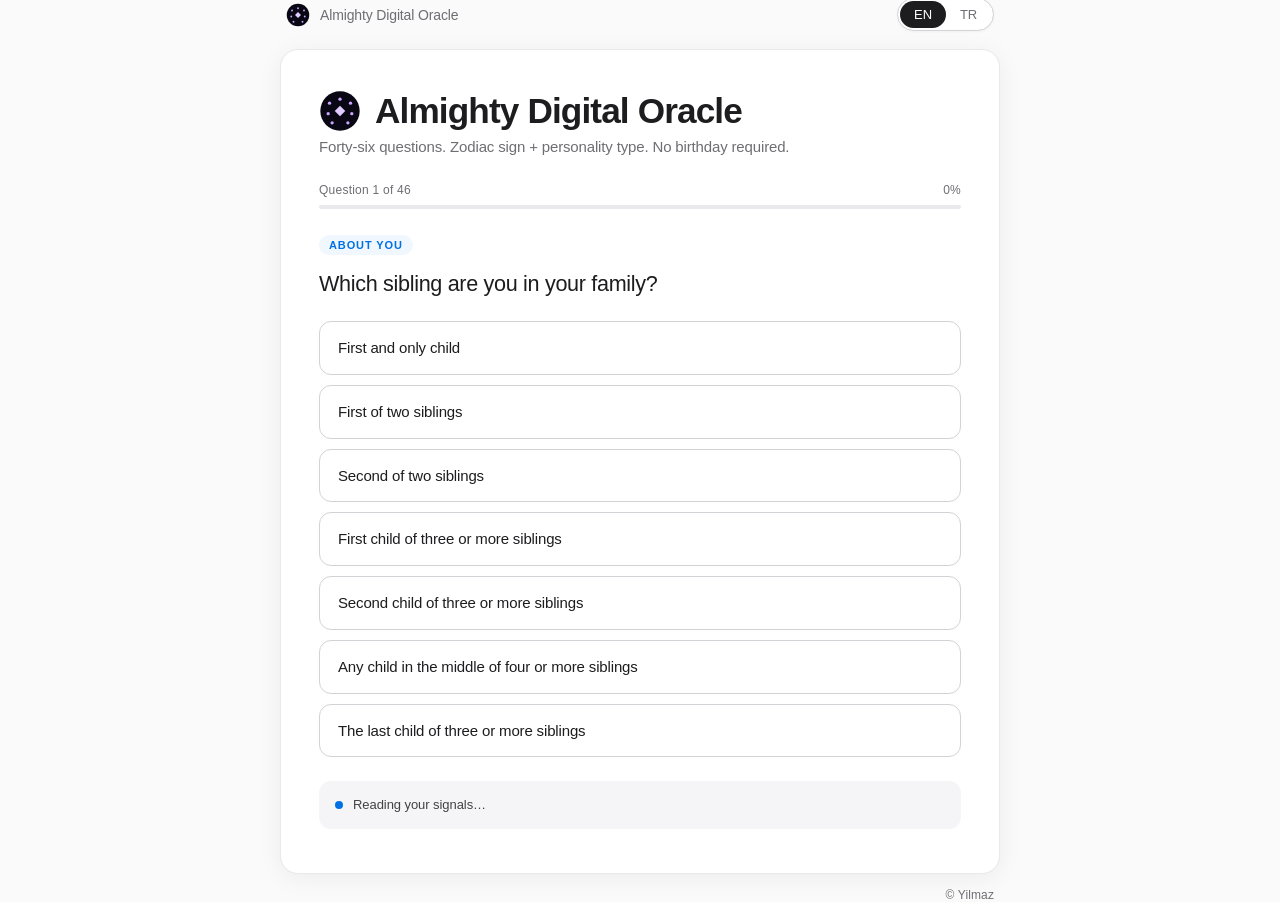
<file: almightydo.html>
<!DOCTYPE html>
<html lang="en">
<head>
<meta charset="UTF-8">
<meta name="viewport" content="width=device-width, initial-scale=1.0">
<title>Almighty Digital Oracle</title>
<link rel="icon" href="data:image/svg+xml,%3Csvg xmlns='http://www.w3.org/2000/svg' viewBox='0 0 64 64'%3E%3Ccircle cx='32' cy='32' r='30' fill='%230a0714'/%3E%3Cg fill='%23c9a6ff'%3E%3Ccircle cx='16' cy='20' r='2.5'/%3E%3Ccircle cx='32' cy='14' r='2.5'/%3E%3Ccircle cx='48' cy='20' r='2.5'/%3E%3Ccircle cx='14' cy='36' r='2.5'/%3E%3Ccircle cx='50' cy='36' r='2.5'/%3E%3Ccircle cx='20' cy='50' r='2.5'/%3E%3Ccircle cx='44' cy='50' r='2.5'/%3E%3Cpath d='M32 24 L40 32 L32 40 L24 32 Z' fill='%23e0ccff'/%3E%3C/g%3E%3C/svg%3E">
<style>
  :root{
    --bg:#fafafa;
    --panel:#ffffff;
    --ink:#1d1d1f;
    --ink-soft:#424245;
    --dim:#6e6e73;
    --line:#d2d2d7;
    --line-soft:#e8e8ed;
    --accent:#0071e3;
    --accent-soft:#f0f7ff;
    --success:#1a8c4a;
    --shadow:0 4px 24px rgba(0,0,0,.06);
    --radius:18px;
    --font:-apple-system,BlinkMacSystemFont,"SF Pro Text","Helvetica Neue",Helvetica,Arial,sans-serif;
  }
  *{box-sizing:border-box}
  html,body{height:100%}
  body{
    margin:0; min-height:100vh;
    font-family:var(--font);
    background:var(--bg);
    color:var(--ink);
    -webkit-font-smoothing:antialiased;
    display:flex; align-items:center; justify-content:center;
    padding:32px 18px;
  }
  .wrap{width:100%; max-width:720px; position:relative}

  .topbar{
    display:flex; align-items:center; justify-content:space-between;
    gap:16px;
    margin-bottom:18px;
    padding:0 6px;
  }
  .brand{
    display:flex; align-items:center; gap:10px;
    font-size:14px; font-weight:500; color:var(--dim);
    letter-spacing:-.01em;
  }
  .brand .oracle-icon{width:24px; height:24px; flex:0 0 auto}
  .lang-toggle{
    display:inline-flex;
    background:var(--panel);
    border:1px solid var(--line);
    border-radius:999px;
    padding:2px;
    box-shadow:0 1px 3px rgba(0,0,0,.04);
  }
  .lang-toggle button{
    font:inherit;
    font-size:13px;
    font-weight:500;
    letter-spacing:-.01em;
    border:0;
    background:transparent;
    color:var(--dim);
    padding:6px 14px;
    border-radius:999px;
    cursor:pointer;
    transition:background .18s ease,color .18s ease;
  }
  .lang-toggle button[aria-pressed="true"]{
    background:var(--ink);
    color:#fff;
  }
  .lang-toggle button:focus-visible{
    outline:2px solid var(--accent);
    outline-offset:2px;
  }

  .card{
    background:var(--panel);
    border:1px solid var(--line-soft);
    border-radius:var(--radius);
    padding:40px 38px 44px;
    box-shadow:var(--shadow);
    position:relative;
    overflow:hidden;
  }

  .hero{
    display:flex; align-items:center; gap:14px;
    margin:0 0 6px;
  }
  .hero .hero-icon{width:42px; height:42px; flex:0 0 auto}
  .title{
    font-size:clamp(1.6rem, 3.4vw, 2.2rem);
    font-weight:600;
    letter-spacing:-.025em;
    line-height:1.15;
    margin:0;
    color:var(--ink);
  }
  .subtitle{
    font-size:15px;
    color:var(--dim);
    margin:6px 0 28px;
    letter-spacing:-.01em;
  }

  .section-tag{
    display:inline-block;
    font-size:11px;
    font-weight:600;
    letter-spacing:.08em;
    text-transform:uppercase;
    color:var(--accent);
    background:var(--accent-soft);
    padding:4px 10px;
    border-radius:999px;
    margin-bottom:14px;
  }

  .progress-row{
    display:flex;
    align-items:center;
    justify-content:space-between;
    font-size:12px;
    color:var(--dim);
    letter-spacing:.02em;
    margin-bottom:8px;
    font-variant-numeric:tabular-nums;
  }
  .bar{
    height:4px;
    background:var(--line-soft);
    border-radius:99px;
    overflow:hidden;
    margin-bottom:26px;
  }
  .bar > i{
    display:block;
    height:100%;
    width:0;
    background:linear-gradient(90deg,#0071e3,#5e5ce6);
    border-radius:99px;
    transition:width .5s cubic-bezier(.4,0,.2,1);
  }

  .q{
    font-size:clamp(1.15rem, 2.1vw, 1.35rem);
    font-weight:500;
    letter-spacing:-.015em;
    line-height:1.4;
    margin:0 0 22px;
    color:var(--ink);
  }
  .opts{display:grid; gap:10px}
  button.opt{
    text-align:left;
    font:inherit;
    font-size:15px;
    font-weight:400;
    color:var(--ink);
    background:var(--panel);
    border:1px solid var(--line);
    border-radius:12px;
    padding:15px 18px;
    cursor:pointer;
    transition:border-color .18s ease, background .18s ease, transform .12s ease;
    width:100%;
    letter-spacing:-.01em;
    line-height:1.45;
  }
  button.opt:hover:not(:disabled){
    border-color:var(--accent);
    background:var(--accent-soft);
  }
  button.opt:focus-visible{
    outline:2px solid var(--accent);
    outline-offset:2px;
    border-color:var(--accent);
  }
  button.opt:active:not(:disabled){transform:scale(.995)}
  button.opt:disabled{opacity:.4; cursor:default}

  .thinking{
    margin-top:24px;
    padding:14px 16px;
    background:#f5f5f7;
    border-radius:12px;
    font-size:13px;
    color:var(--ink-soft);
    line-height:1.5;
    display:flex;
    gap:10px;
    align-items:flex-start;
    letter-spacing:-.005em;
    min-height:44px;
  }
  .thinking .pulse{
    flex:0 0 auto;
    width:8px; height:8px; border-radius:50%;
    background:var(--accent);
    margin-top:6px;
    animation:pulse 1.6s ease-in-out infinite;
  }
  .thinking .pulse.done{
    background:var(--success);
    animation:none;
  }
  .thinking .txt b{color:var(--ink); font-weight:600}
  @keyframes pulse{
    0%,100%{opacity:.35; transform:scale(.9)}
    50%{opacity:1; transform:scale(1.15)}
  }

  .result{animation:fade .5s ease both}
  @keyframes fade{from{opacity:0;transform:translateY(8px)}to{opacity:1;transform:none}}

  .zodiac-block{
    padding:22px 0 24px;
    border-bottom:1px solid var(--line-soft);
    margin-bottom:24px;
  }
  .glyph{
    font-size:56px; line-height:1;
    margin-bottom:6px;
    background:linear-gradient(135deg,#0071e3,#5e5ce6);
    -webkit-background-clip:text; background-clip:text;
    -webkit-text-fill-color:transparent;
    color:transparent;
  }
  .sign-name{
    font-size:clamp(1.8rem,4.5vw,2.5rem);
    font-weight:600;
    letter-spacing:-.03em;
    margin:0 0 4px;
    color:var(--ink);
  }
  .dates{
    font-size:13px;
    letter-spacing:.04em;
    color:var(--dim);
    text-transform:uppercase;
    margin-bottom:18px;
  }
  .verdict{
    font-size:15.5px;
    line-height:1.6;
    color:var(--ink-soft);
    letter-spacing:-.01em;
    margin:0 0 18px;
  }
  .traits{display:flex; flex-wrap:wrap; gap:8px; margin-bottom:18px}
  .chip{
    font-size:12px;
    font-weight:500;
    padding:6px 12px;
    border-radius:999px;
    background:#f5f5f7;
    color:var(--ink-soft);
    letter-spacing:-.005em;
  }
  .meta-line{
    font-size:13.5px;
    line-height:1.55;
    color:var(--dim);
    letter-spacing:-.005em;
    margin:6px 0 0;
  }
  .meta-line b{color:var(--ink); font-weight:600}

  .mbti-block{
    padding:4px 0 8px;
  }
  .mbti-label{
    font-size:11px;
    font-weight:600;
    letter-spacing:.08em;
    text-transform:uppercase;
    color:var(--accent);
    margin-bottom:10px;
  }
  .mbti-type{
    font-size:clamp(1.9rem,5vw,2.6rem);
    font-weight:600;
    letter-spacing:-.02em;
    margin:0 0 2px;
    color:var(--ink);
    font-variant-numeric:tabular-nums;
  }
  .mbti-name{
    font-size:15px;
    color:var(--ink-soft);
    font-weight:500;
    margin:0 0 16px;
    letter-spacing:-.01em;
  }
  .mbti-axes{
    display:grid;
    grid-template-columns:repeat(2, minmax(0,1fr));
    gap:8px 18px;
    margin:0 0 18px;
    font-size:13px;
    color:var(--dim);
  }
  .mbti-axes .row{display:flex; justify-content:space-between; gap:10px}
  .mbti-axes .row span:last-child{color:var(--ink); font-weight:500}
  .mbti-desc{
    font-size:15.5px;
    line-height:1.6;
    color:var(--ink-soft);
    letter-spacing:-.01em;
    margin:0 0 14px;
  }
  .bridge{
    margin-top:22px;
    padding:16px 18px;
    background:#f5f5f7;
    border-radius:12px;
    font-size:14px;
    line-height:1.55;
    color:var(--ink-soft);
    letter-spacing:-.005em;
  }
  .bridge b{color:var(--ink); font-weight:600}
  .disclaimer{
    margin-top:16px;
    font-size:11.5px;
    line-height:1.5;
    color:var(--dim);
    letter-spacing:.005em;
  }

  .cta{
    font:inherit;
    font-size:15px;
    font-weight:500;
    cursor:pointer;
    margin-top:24px;
    background:var(--accent);
    color:#fff;
    border:0;
    border-radius:999px;
    padding:12px 26px;
    letter-spacing:-.01em;
    transition:background .18s ease, transform .12s ease;
  }
  .cta:hover{background:#0077ed}
  .cta:focus-visible{outline:2px solid var(--accent); outline-offset:3px}
  .cta:active{transform:scale(.98)}

  .footer{
    margin-top:14px;
    text-align:right;
    font-size:12px;
    color:var(--dim);
    letter-spacing:.01em;
    padding:0 6px;
  }

  @media (max-width:520px){
    .card{padding:30px 22px 34px}
    .topbar{flex-wrap:wrap}
    button.opt{font-size:14.5px; padding:14px 16px}
    .mbti-axes{grid-template-columns:1fr}
  }
</style>
</head>
<body>
<div class="wrap">
  <div class="topbar">
    <div class="brand">
      <svg class="oracle-icon" viewBox="0 0 64 64" aria-hidden="true">
        <circle cx="32" cy="32" r="30" fill="#0a0714"/>
        <g fill="#c9a6ff">
          <circle cx="16" cy="20" r="2.5"/>
          <circle cx="32" cy="14" r="2.5"/>
          <circle cx="48" cy="20" r="2.5"/>
          <circle cx="14" cy="36" r="2.5"/>
          <circle cx="50" cy="36" r="2.5"/>
          <circle cx="20" cy="50" r="2.5"/>
          <circle cx="44" cy="50" r="2.5"/>
          <path d="M32 24 L40 32 L32 40 L24 32 Z" fill="#e0ccff"/>
        </g>
      </svg>
      <span id="brand-text">Almighty Digital Oracle</span>
    </div>
    <div class="lang-toggle" role="group" aria-label="Language">
      <button type="button" id="lang-en" aria-pressed="true">EN</button>
      <button type="button" id="lang-tr" aria-pressed="false">TR</button>
    </div>
  </div>

  <div class="card">
    <div class="hero">
      <svg class="hero-icon" viewBox="0 0 64 64" aria-hidden="true">
        <circle cx="32" cy="32" r="30" fill="#0a0714"/>
        <g fill="#c9a6ff">
          <circle cx="16" cy="20" r="2.5"/>
          <circle cx="32" cy="14" r="2.5"/>
          <circle cx="48" cy="20" r="2.5"/>
          <circle cx="14" cy="36" r="2.5"/>
          <circle cx="50" cy="36" r="2.5"/>
          <circle cx="20" cy="50" r="2.5"/>
          <circle cx="44" cy="50" r="2.5"/>
          <path d="M32 24 L40 32 L32 40 L24 32 Z" fill="#e0ccff"/>
        </g>
      </svg>
      <h1 class="title" id="app-title">Almighty Digital Oracle</h1>
    </div>
    <p class="subtitle" id="app-subtitle">Forty-six questions. Zodiac sign + personality type. No birthday required.</p>

    <div class="progress-row" id="progress-row" hidden>
      <span id="progress-label">Question 1 of 46</span>
      <span id="progress-pct">0%</span>
    </div>
    <div class="bar" id="bar-wrap" hidden role="progressbar" aria-valuemin="0" aria-valuemax="100" aria-valuenow="0" aria-label="Quiz progress">
      <i id="bar-fill" style="width:0%"></i>
    </div>

    <div id="content" aria-live="polite" aria-atomic="false"></div>

    <div class="thinking" id="thinking" hidden>
      <span class="pulse" id="pulse"></span>
      <span class="txt" id="thinking-text"></span>
    </div>
  </div>

  <div class="footer">© Yilmaz</div>
</div>

<script>
/* ============================================================
   I18N
   ============================================================ */
const I18N = {
  en: {
    brand: "Almighty Digital Oracle",
    title: "Almighty Digital Oracle",
    subtitle: "Forty-six questions. Zodiac sign + personality type. No birthday required.",
    sectionIntake: "About you",
    sectionZodiac: "The vibe check",
    sectionMbti: "Mind & decisions",
    question: "Question",
    of: "of",
    thinkingPrefix: "Leading so far:",
    thinkingEmpty: "Reading your signals…",
    thinkingDone: "Reading complete.",
    startOver: "Start over",
    bestMatch: "Best match",
    shadowSide: "Your shadow side",
    zodiacLabel: "Your zodiac sign",
    mbtiLabel: "Your personality type",
    axesE: "Extraverted", axesI: "Introverted",
    axesS: "Observant", axesN: "Intuitive",
    axesT: "Thinking", axesF: "Feeling",
    axesJ: "Judging", axesP: "Prospecting",
    disclaimer: "Personality type is an estimate based on the public-domain four-dichotomy framework. Not affiliated with any commercial test provider.",
    bridgePrefix: "How they interact:"
  },
  tr: {
    brand: "Yüce Dijital Kâhin",
    title: "Yüce Dijital Kâhin",
    subtitle: "Kırk altı soru. Burç + kişilik tipi. Doğum günü gerekmez.",
    sectionIntake: "Sizin hakkınızda",
    sectionZodiac: "His kontrolü",
    sectionMbti: "Zihin ve kararlar",
    question: "Soru",
    of: "/",
    thinkingPrefix: "Şu an önde:",
    thinkingEmpty: "Sinyallerin okunuyor…",
    thinkingDone: "Okuma tamamlandı.",
    startOver: "Baştan başla",
    bestMatch: "En iyi eşleşme",
    shadowSide: "Gölge yönünüz",
    zodiacLabel: "Burcunuz",
    mbtiLabel: "Kişilik tipiniz",
    axesE: "Dışa dönük", axesI: "İçe dönük",
    axesS: "Gözlemci", axesN: "Sezgisel",
    axesT: "Düşünen", axesF: "Hisseden",
    axesJ: "Yargılayıcı", axesP: "Keşfedici",
    disclaimer: "Kişilik tipi, kamuya açık dört ikilem çerçevesine dayanan bir tahmindir. Hiçbir ticari test sağlayıcısıyla bağlantılı değildir.",
    bridgePrefix: "Nasıl etkileşirler:"
  }
};

/* ============================================================
   ZODIAC SIGNS — bilingual (same as previous version)
   ============================================================ */
const SIGNS = {
  aries:{name:{en:"Aries",tr:"Koç"},glyph:"♈",dates:{en:"Mar 21 – Apr 19",tr:"21 Mar – 19 Nis"},traits:{en:["Impulsive","Brave","Terrible at queues"],tr:["Dürtüsel","Cesur","Sıra bekleyemez"]},verdict:{en:"You are a golden retriever in human form who has never once read the room before charging into it. Your spirit animal is the shopping cart with one broken wheel: unstoppable, slightly dangerous, occasionally airborne. You've started three hobbies this week and abandoned two of them before lunch.",tr:"İnsan formuna bürünmüş bir golden retriever'sınız ve odayı okumadan içine dalmayı bir kez olsun akıl etmediniz. Ruh hayvanınız tek tekerleği kırık bir alışveriş arabası: durdurulamaz, biraz tehlikeli, ara sıra havada. Bu hafta üç hobiye başladınız, ikisini öğle yemeğinden önce bıraktınız."},match:{en:"Sagittarius (co-conspirators) or Leo (mutual hype squad)",tr:"Yay (suç ortakları) ya da Aslan (karşılıklı moral ekibi)"},shadow:{en:"Your shadow side treats patience like a personal insult.",tr:"Gölge yönünüz sabrı kişisel bir hakaret gibi görüyor."}},
  taurus:{name:{en:"Taurus",tr:"Boğa"},glyph:"♉",dates:{en:"Apr 20 – May 20",tr:"20 Nis – 20 May"},traits:{en:["Loyal","Deliciously stubborn","Ruthless about snacks"],tr:["Sadık","Tatlı bir inatçı","Atıştırmalıkta acımasız"]},verdict:{en:"You have the emotional volatility of a very comfortable armchair, and honestly? Respect. You will forgive almost anything except someone eating the last of something without asking. Your love language is feeding people and quietly judging their life choices while doing it.",tr:"Duygusal dalgalanmanız son derece rahat bir koltuk kadar. Dürüst olmak gerekirse? Saygı duyuyorum. Neredeyse her şeyi affedersiniz; birinin sormadan son lokmayı yemesini asla. Sevgi diliniz insanları doyurmak ve bunu yaparken hayat seçimlerini sessizce yargılamak."},match:{en:"Virgo (shared standards) or Cancer (soft landing)",tr:"Başak (ortak standartlar) ya da Yengeç (yumuşak iniş)"},shadow:{en:"Your shadow side calls it 'consistency' when it's really a drawbridge.",tr:"Gölge yönünüz buna 'istikrar' diyor, oysa aslında bir asma köprü."}},
  gemini:{name:{en:"Gemini",tr:"İkizler"},glyph:"♊",dates:{en:"May 21 – Jun 20",tr:"21 May – 20 Haz"},traits:{en:["Quick-witted","Chaotic","Three tabs deep"],tr:["Hazırcevap","Kaotik","Üç sekme derin"]},verdict:{en:"You contain multitudes, most of which contradict each other before breakfast. You've had six personalities today and none of them signed a waiver. Your attention span is a browser with 47 tabs open, one playing music you cannot locate, and you refuse to close any of them.",tr:"İçinizde çokluklar barındırıyorsunuz; çoğu kahvaltıdan önce birbirleriyle çelişiyor. Bugün altı farklı kişilik oldunuz ve hiçbiri sorumluluk sözleşmesi imzalamadı. Dikkat süreniz 47 sekmesi açık bir tarayıcı; biri yerini bulamadığınız bir müzik çalıyor ve hiçbirini kapatmayı reddediyorsunuz."},match:{en:"Libra (banter partners) or Aquarius (nobody bats an eye)",tr:"Terazi (atışma ortağı) ya da Kova (kimse yadırgamaz)"},shadow:{en:"Your shadow side RSVPs yes and then sends a hologram.",tr:"Gölge yönünüz 'evet' der, sonra yerine bir hologram gönderir."}},
  cancer:{name:{en:"Cancer",tr:"Yengeç"},glyph:"♋",dates:{en:"Jun 21 – Jul 22",tr:"21 Haz – 22 Tem"},traits:{en:["Fiercely loyal","Emotional archive","Soft shell"],tr:["Fena sadık","Duygusal arşiv","Yumuşak kabuk"]},verdict:{en:"You are a crab wearing a cardigan: soft inside, armored outside, and willing to pinch anyone who upsets your people. You remember what someone said to you in 2014, in a hallway, and yes, you have thought about it this week. Group chats fear your screenshot habit.",tr:"Hırka giymiş bir yengeçsiniz: içi yumuşak, dışı zırhlı ve sevdiklerinizi üzen herkesi çimdiklemeye hazır. Birinin 2014'te bir koridorda size söylediğini hatırlıyorsunuz ve evet, bu hafta onu düşündünüz. Grup sohbetleri ekran görüntüsü alışkanlığınızdan korkuyor."},match:{en:"Pisces (feelings understood) or Taurus (someone to fold the laundry)",tr:"Balık (duygular anlaşılır) ya da Boğa (çamaşırı katlayacak biri)"},shadow:{en:"Your shadow side builds a moat and then wonders why nobody visits.",tr:"Gölge yönünüz bir hendek kazıyor, sonra kimse neden gelmiyor diye merak ediyor."}},
  leo:{name:{en:"Leo",tr:"Aslan"},glyph:"♌",dates:{en:"Jul 23 – Aug 22",tr:"23 Tem – 22 Ağu"},traits:{en:["Radiant","Main character","Generous tyrant"],tr:["Işıltılı","Başrol","Cömert tiran"]},verdict:{en:"You don't enter rooms, you are cast into them. Your group chat exists because you started it, and you also decide where everyone eats — loudly, democratically, in your favor. Beneath the spotlight is a person who remembers everyone's birthday and buys the best gifts.",tr:"Odalara girmezsiniz, odaya atanırsınız. Grup sohbetiniz var çünkü onu siz başlattınız ve herkesin nerede yiyeceğine de siz karar veriyorsunuz — yüksek sesle, demokratik bir şekilde, kendi lehinize. Spot ışığının altında herkesin doğum gününü hatırlayan ve en iyi hediyeleri alan biri var."},match:{en:"Aries (mutual hype squad) or Sagittarius (double feature)",tr:"Koç (karşılıklı moral ekibi) ya da Yay (çifte gösterim)"},shadow:{en:"Your shadow side needs a witness for its own generosity.",tr:"Gölge yönünüz kendi cömertliğine bir tanık arıyor."}},
  virgo:{name:{en:"Virgo",tr:"Başak"},glyph:"♍",dates:{en:"Aug 23 – Sep 22",tr:"23 Ağu – 22 Eyl"},traits:{en:["Precise","Quietly superior","Secretly funny"],tr:["Kesin","Sessizce üstün","Gizlice komik"]},verdict:{en:"You have a system for your systems, and you've mentally reorganized this quiz while answering it. Your love language is fixing things nobody knew were broken. You're not judgmental — you just notice everything and, tragically, can articulate it.",tr:"Sistemlerinizin bile bir sistemi var ve siz bu testi yanıtlarken zihninizde yeniden düzenlediniz. Sevgi diliniz kimsenin bozuk olduğunu bilmediği şeyleri tamir etmek. Yargılayıcı değilsiniz — sadece her şeyi fark ediyorsunuz ve ne yazık ki bunu dile getirebiliyorsunuz."},match:{en:"Taurus (peaceful) or Capricorn (efficiency twins)",tr:"Boğa (huzurlu) ya da Oğlak (verimlilik ikizleri)"},shadow:{en:"Your shadow side edits other people's texts in its head.",tr:"Gölge yönünüz başkalarının mesajlarını kafasında düzeltiyor."}},
  libra:{name:{en:"Libra",tr:"Terazi"},glyph:"♎",dates:{en:"Sep 23 – Oct 22",tr:"23 Eyl – 22 Eki"},traits:{en:["Charming","Conflict-averse","Cannot pick a restaurant"],tr:["Çekici","Çatışmadan kaçan","Restoran seçemez"]},verdict:{en:"You would rather be wrong together than right alone. You've been 'fine, whatever you want' since birth, and inside there is a small librarian screaming about font choices. Everyone tells you their secrets because you look like a warm lamp that listens.",tr:"Birlikte yanılmak, tek başına haklı olmaktan iyidir sizin için. Doğduğunuzdan beri 'iyiyim, sen ne istersen' diyorsunuz ve içeride küçük bir kütüphaneci font seçimleri için çığlık atıyor. Herkes size sırlarını anlatıyor çünkü siz dinleyen sıcak bir lamba gibi görünüyorsunuz."},match:{en:"Gemini (endless conversation) or Aquarius (opposites, politely)",tr:"İkizler (bitmeyen sohbet) ya da Kova (kibar zıtlıklar)"},shadow:{en:"Your shadow side keeps the peace by abandoning the self.",tr:"Gölge yönünüz huzuru kendinden vazgeçerek koruyor."}},
  scorpio:{name:{en:"Scorpio",tr:"Akrep"},glyph:"♏",dates:{en:"Oct 23 – Nov 21",tr:"23 Eki – 21 Kas"},traits:{en:["Intense","Unforgetting","Weirdly magnetic"],tr:["Yoğun","Unutmayan","Tuhaf biçimde mıknatıslı"]},verdict:{en:"You answer a question with a question, and somehow you're the one being interviewed afterward. People tell you things they've never told anyone, within eleven minutes of meeting you. You do not hold grudges — you hold files, indexed and backed up to the cloud.",tr:"Bir soruya soruyla karşılık veriyorsunuz ve sonunda röportaj yapılan siz oluyorsunuz. İnsanlar sizinle tanıştıktan on bir dakika sonra kimseye söylemedikleri şeyleri anlatıyorlar. Kin tutmuyorsunuz — dosya tutuyorsunuz; indekslenmiş ve buluta yedeklenmiş."},match:{en:"Cancer (ride or die) or Pisces (deep end together)",tr:"Yengeç (sonuna kadar) ya da Balık (birlikte derin sulara)"},shadow:{en:"Your shadow side forgives but never deletes the folder.",tr:"Gölge yönünüz affediyor ama klasörü asla silmiyor."}},
  sagittarius:{name:{en:"Sagittarius",tr:"Yay"},glyph:"♐",dates:{en:"Nov 22 – Dec 21",tr:"22 Kas – 21 Ara"},traits:{en:["Blunt","Restless","Funnily unhinged"],tr:["Açık sözlü","Huzursuz","Komik derecede kaçık"]},verdict:{en:"You said the thing out loud. In a meeting. On purpose. Your passport has more personality than most people's resumes, and your plan is 'vibes and a departure time.' You give terrible advice with absolute confidence, and, weirdly, it works.",tr:"O şeyi yüksek sesle söylediniz. Bir toplantıda. Bilerek. Pasaportunuz çoğu insanın özgeçmişinden daha fazla kişiliğe sahip ve planınız 'hissiyat ve bir kalkış saati.' Berbat tavsiyeleri mutlak bir özgüvenle veriyorsunuz ve tuhaf biçimde işe yarıyor."},match:{en:"Aries (adventure cult) or Leo (standing ovation included)",tr:"Koç (maceracı tarikat) ya da Aslan (ayakta alkış dahil)"},shadow:{en:"Your shadow side calls it honesty when it's really a confetti cannon.",tr:"Gölge yönünüz buna dürüstlük diyor, oysa aslında bir konfeti topu."}},
  capricorn:{name:{en:"Capricorn",tr:"Oğlak"},glyph:"♑",dates:{en:"Dec 22 – Jan 19",tr:"22 Ara – 19 Oca"},traits:{en:["Ambitious","Dry as parchment","Old soul"],tr:["Hırslı","Parşömen kadar kuru","Yaşlı ruh"]},verdict:{en:"You were 12 going on 45, and now you're 45 going on mildly relaxed. Fun isn't banned, it's just scheduled — Sunday, 4–6pm, weather permitting. You show love by handling logistics nobody else wanted, then acting like it was nothing.",tr:"12 yaşındayken 45 gibiydiniz, şimdi 45 yaşındasınız ve hafifçe gevşemiş bir 45 gibi. Eğlence yasak değil, sadece planlı — Pazar, 16:00–18:00, hava müsaitse. Kimsenin üstlenmek istemediği lojistiği hallederek sevgi gösteriyor, sonra hiçbir şey değilmiş gibi davranıyorsunuz."},match:{en:"Virgo (silent understanding) or Taurus (earned comfort)",tr:"Başak (sessiz anlayış) ya da Boğa (hak edilmiş konfor)"},shadow:{en:"Your shadow side calls it discipline when it's really a locked door.",tr:"Gölge yönünüz buna disiplin diyor, oysa aslında kilitli bir kapı."}},
  aquarius:{name:{en:"Aquarius",tr:"Kova"},glyph:"♒",dates:{en:"Jan 20 – Feb 18",tr:"20 Oca – 18 Şub"},traits:{en:["Original","Alien energy","Principled gremlin"],tr:["Özgün","Uzaylı enerjisi","İlkeli gremlin"]},verdict:{en:"You have opinions about pigeons and you will share them. You're the friend who goes quiet, then says something so strange and brilliant the table goes still. You care about humanity in bulk and get awkward with individual humans, which is its own kind of poetry.",tr:"Güvercinler hakkında fikirleriniz var ve bunları paylaşacaksınız. Sessizleşen, sonra o kadar tuhaf ve parlak bir şey söyleyen arkadaşsınız ki masa bir an duruyor. İnsanlığı toptan önemsiyorsunuz ve tek tek insanlarla garipleşiyorsunuz; bu da başlı başına bir şiir."},match:{en:"Gemini (brain-meld) or Libra (opposites, politely)",tr:"İkizler (zihin birleşmesi) ya da Terazi (kibar zıtlıklar)"},shadow:{en:"Your shadow side loves humanity but forgets to text back a human.",tr:"Gölge yönünüz insanlığı seviyor ama bir insana geri yazmayı unutuyor."}},
  pisces:{name:{en:"Pisces",tr:"Balık"},glyph:"♓",dates:{en:"Feb 19 – Mar 20",tr:"19 Şub – 20 Mar"},traits:{en:["Dreamy","Empathic","Chronically late"],tr:["Hayalperest","Empatik","Kronik geç"]},verdict:{en:"You cried at a commercial for insurance. You apologize to furniture you bump into. You have three imaginary soundtracks playing during ordinary errands, and you're the main character in all of them. Somehow, impossibly, people feel safer around you.",tr:"Bir sigorta reklamına ağladınız. Çarptığınız mobilyalardan özür diliyorsunuz. Sıradan işleriniz sırasında kafanızda üç hayali film müziği çalıyor ve hepsinde başrol sizsiniz. Bir şekilde, imkânsız gibi görünse de, insanlar yanınızda kendini daha güvende hissediyor."},match:{en:"Cancer (twin tide) or Scorpio (deep end together)",tr:"Yengeç (ikiz gelgit) ya da Akrep (birlikte derin sulara)"},shadow:{en:"Your shadow side dissolves instead of deciding.",tr:"Gölge yönünüz karar vermek yerine çözülüp gidiyor."}}
};

/* ============================================================
   INTAKE — 2 questions (primary +2 / secondary +1)
   ============================================================ */
const INTAKE = [
  {q:{en:"Which sibling are you in your family?",tr:"Ailenizde kaçıncı çocuksunuz?"},o:[
    {t:{en:"First and only child",tr:"İlk ve tek çocuk"},p:"capricorn",s:"virgo"},
    {t:{en:"First of two siblings",tr:"İki kardeşin ilki"},p:"leo",s:"capricorn"},
    {t:{en:"Second of two siblings",tr:"İki kardeşin ikincisi"},p:"libra",s:"pisces"},
    {t:{en:"First child of three or more siblings",tr:"Üç veya daha fazla kardeşin ilk çocuğu"},p:"aries",s:"capricorn"},
    {t:{en:"Second child of three or more siblings",tr:"Üç veya daha fazla kardeşin ikinci çocuğu"},p:"gemini",s:"libra"},
    {t:{en:"Any child in the middle of four or more siblings",tr:"Dört veya daha fazla kardeşin ortasındaki çocuk"},p:"aquarius",s:"libra"},
    {t:{en:"The last child of three or more siblings",tr:"Üç veya daha fazla kardeşin en küçük çocuğu"},p:"sagittarius",s:"gemini"}
  ]},
  {q:{en:"Who knows you best in the world, compared to everyone else?",tr:"Dünyada sizi en iyi tanıyan kim?"},o:[
    {t:{en:"My parents, or one of my parents",tr:"Annem babam ya da biri"},p:"cancer",s:"taurus"},
    {t:{en:"One of my siblings",tr:"Kardeşlerimden biri"},p:"gemini",s:"aries"},
    {t:{en:"My friend or friends",tr:"Arkadaşım ya da arkadaşlarım"},p:"leo",s:"libra"},
    {t:{en:"My colleagues",tr:"İş arkadaşlarım"},p:"capricorn",s:"virgo"},
    {t:{en:"My therapist or psychologist",tr:"Terapistim ya da psikoloğum"},p:"aquarius",s:"virgo"},
    {t:{en:"Nobody but me",tr:"Benden başka kimse"},p:"scorpio",s:"aquarius"},
    {t:{en:"I'm not sure, or I don't know",tr:"Emin değilim ya da bilmiyorum"},p:"pisces",s:"libra"}
  ]}
];

/* ============================================================
   ZODIAC QUIZ — 24 questions × 4 options = 96 slots, 8 per sign
   ============================================================ */
const ZODIAC_QUIZ = [
  {q:{en:"It's 11:47pm. Your phone buzzes. Who are you hoping it is?",tr:"Saat 23:47. Telefonunuz titriyor. Kimin yazdığını umuyorsunuz?"},o:[
    {t:{en:"Your ex, finally texting back. You have a speech prepared.",tr:"Eski sevgiliniz, sonunda cevap yazıyor. Hazırda bir konuşmanız var."},s:"aries"},
    {t:{en:"Nobody. You're mid-binge and don't want to know.",tr:"Kimse. Dizi maratonunun ortasındasınız ve bilmek istemiyorsunuz."},s:"taurus"},
    {t:{en:"Anyone, honestly — you'll reply to all three chats at once.",tr:"Açıkçası herhangi biri — üç sohbete aynı anda cevap yazacaksınız."},s:"gemini"},
    {t:{en:"Your best friend. They sounded off earlier and you're worried.",tr:"En yakın arkadaşınız. Bugün sesi tuhaf çıktı ve endişelisiniz."},s:"cancer"}
  ]},
  {q:{en:"Pick a crime. We're keeping this between us and the stars.",tr:"Bir suç seçin. Bu, sizinle yıldızlar arasında kalsın."},o:[
    {t:{en:"Grand theft of a spotlight. Any spotlight.",tr:"Büyük çapta spot ışığı hırsızlığı. Herhangi bir spot."},s:"leo"},
    {t:{en:"Tax evasion, but perfectly organized and cross-referenced.",tr:"Vergi kaçakçılığı, ama mükemmel organize ve çapraz referanslı."},s:"virgo"},
    {t:{en:"Perjury to protect a friend's vibe.",tr:"Bir arkadaşınızın modunu korumak için yalancı şahitlik."},s:"libra"},
    {t:{en:"Arson. Emotionally. Metaphorically. Mostly.",tr:"Kundakçılık. Duygusal. Mecazi. Çoğunlukla."},s:"scorpio"}
  ]},
  {q:{en:"A wizard offers to make you devastatingly attractive, but you must give up one thing. Which?",tr:"Bir büyücü sizi yıkıcı derecede çekici yapmayı teklif ediyor, ama bir şeyden vazgeçmeniz gerekiyor. Hangisi?"},o:[
    {t:{en:"My luggage. Never needed it.",tr:"Bavulum. Hiç gerek duymadım."},s:"sagittarius"},
    {t:{en:"My free time. That was already gone.",tr:"Boş zamanım. O zaten yoktu."},s:"capricorn"},
    {t:{en:"My humanity. Fascinating offer, tell me more.",tr:"İnsanlığım. İlginç bir teklif, devam edin."},s:"aquarius"},
    {t:{en:"My bones. I'd float instead. Sounds nice.",tr:"Kemiklerim. Bunun yerine süzülürüm. Kulağa hoş geliyor."},s:"pisces"}
  ]},
  {q:{en:"You're trapped in an elevator for 4 hours. What happens?",tr:"Asansörde 4 saat mahsur kaldınız. Ne oluyor?"},o:[
    {t:{en:"You try to pry the doors open at minute nine.",tr:"Dokuzuncu dakikada kapıları kanırtmaya başlıyorsunuz."},s:"aries"},
    {t:{en:"You brought snacks. You are thriving. Leave me.",tr:"Yanınızda atıştırmalık getirmişsiniz. Keyfiniz yerinde. Beni rahat bırakın."},s:"taurus"},
    {t:{en:"You interview every passenger and learn their trauma.",tr:"Her yolcuyu sorguya çekiyor ve travmalarını öğreniyorsunuz."},s:"gemini"},
    {t:{en:"You comfort the stranger having a panic attack.",tr:"Panik atak geçiren yabancıyı teselli ediyorsunuz."},s:"cancer"}
  ]},
  {q:{en:"What's your most genuinely toxic trait?",tr:"En gerçekten toksik özelliğiniz ne?"},o:[
    {t:{en:"Needing applause. Constantly. Or at least a thumbs-up.",tr:"Alkışa ihtiyaç duymak. Sürekli. Ya da en azından bir başparmak."},s:"leo"},
    {t:{en:"Correcting people mid-sentence. Compassionately.",tr:"İnsanları cümle ortasında düzeltmek. Şefkatle."},s:"virgo"},
    {t:{en:"Agreeing to everything, then resenting it quietly.",tr:"Her şeye evet demek, sonra sessizce içerlemek."},s:"libra"},
    {t:{en:"Keeping score in a notebook you'll never show anyone.",tr:"Kimseye göstermeyeceğiniz bir defterde skor tutmak."},s:"scorpio"}
  ]},
  {q:{en:"Your group chat is planning a trip. Your role is…",tr:"Grup sohbetiniz bir gezi planlıyor. Sizin rolünüz…"},o:[
    {t:{en:"Suggesting we just drive and figure it out.",tr:"'Arabaya atlayıp gidelim, gerisini hallederiz' demek."},s:"sagittarius"},
    {t:{en:"Confirming the deposit, the insurance, and the group chat rules.",tr:"Depozitoyu, sigortayı ve grup sohbeti kurallarını onaylamak."},s:"capricorn"},
    {t:{en:"Proposing a completely different trip nobody asked for.",tr:"Kimsenin istemediği tamamen farklı bir gezi önermek."},s:"aquarius"},
    {t:{en:"Sending a mood board and then going quiet for two days.",tr:"Bir mood board gönderip iki gün sessizliğe gömülmek."},s:"pisces"}
  ]},
  {q:{en:"A stranger is crying on a park bench. You…",tr:"Bir yabancı park bankında ağlıyor. Siz…"},o:[
    {t:{en:"Sit down and ask what happened. Directly. No preamble.",tr:"Yanına oturup ne olduğunu soruyorsunuz. Doğrudan. Girişsiz."},s:"aries"},
    {t:{en:"Buy them a pastry and leave it beside them without a word.",tr:"Onlara bir hamur işi alıp tek kelime etmeden yanına bırakıyorsunuz."},s:"taurus"},
    {t:{en:"Ask a question so specific it makes them laugh first.",tr:"O kadar spesifik bir soru soruyorsunuz ki önce gülüyorlar."},s:"gemini"},
    {t:{en:"Sit quietly nearby until they're ready to talk.",tr:"Konuşmaya hazır olana kadar sessizce yakınlarında oturuyorsunuz."},s:"cancer"}
  ]},
  {q:{en:"You're at a party and the host says 'make yourself at home.' You…",tr:"Bir partidesiniz ve ev sahibi 'kendi eviniz gibi davranın' diyor. Siz…"},o:[
    {t:{en:"End up telling a story to a circle of six strangers.",tr:"Altı yabancıdan oluşan bir çembere hikâye anlatırken buluyorsunuz kendinizi."},s:"leo"},
    {t:{en:"Reorganize the snack table because it's chaos.",tr:"Atıştırmalık masasını yeniden düzenliyorsunuz çünkü kaos var."},s:"virgo"},
    {t:{en:"Compliment the host's playlist and mediate a mild argument.",tr:"Ev sahibinin çalma listesini övüp hafif bir tartışmayı yatıştırıyorsunuz."},s:"libra"},
    {t:{en:"Find the one person with an interesting secret and stay there.",tr:"İlginç bir sırrı olan tek kişiyi bulup orada kalıyorsunuz."},s:"scorpio"}
  ]},
  {q:{en:"Your friend asks you to review their creative work. You…",tr:"Arkadaşınız yaratıcı işini değerlendirmenizi istiyor. Siz…"},o:[
    {t:{en:"Tell them to trust the weird part and go further.",tr:"'Tuhaf kısma güven ve daha ileri git' diyorsunuz."},s:"sagittarius"},
    {t:{en:"Give a clear, structured critique with next steps.",tr:"Net, yapılandırılmış bir eleştiri ve sonraki adımlarla geliyorsunuz."},s:"capricorn"},
    {t:{en:"Question the whole premise. Lovingly. Then help rebuild.",tr:"Tüm öncülü sorguluyorsunuz. Sevgiyle. Sonra yeniden inşa ediyorsunuz."},s:"aquarius"},
    {t:{en:"Feel it deeply, then describe the feeling in a paragraph.",tr:"Derinden hissediyor, sonra hissi bir paragrafla anlatıyorsunuz."},s:"pisces"}
  ]},
  {q:{en:"You're offered a job that's prestigious but boring. You…",tr:"Prestijli ama sıkıcı bir iş teklifi alıyorsunuz. Siz…"},o:[
    {t:{en:"Take it, then quit in three months for something wilder.",tr:"Kabul ediyorsunuz, üç ay sonra daha çılgın bir şey için ayrılıyorsunuz."},s:"aries"},
    {t:{en:"Take it. It pays for the life you actually want.",tr:"Kabul ediyorsunuz. Gerçekten istediğiniz hayatı finanse ediyor."},s:"taurus"},
    {t:{en:"Take it and start three side projects immediately.",tr:"Kabul edip hemen üç yan projeye başlıyorsunuz."},s:"gemini"},
    {t:{en:"Take it if it means stability for the people you love.",tr:"Sevdikleriniz için istikrar demekse kabul ediyorsunuz."},s:"cancer"}
  ]},
  {q:{en:"It's 3am and you can't sleep. Your brain is…",tr:"Saat 03:00 ve uyuyamıyorsunuz. Aklınız…"},o:[
    {t:{en:"Writing an acceptance speech for an award you'll never win.",tr:"Asla kazanamayacağınız bir ödül için teşekkür konuşması yazıyor."},s:"leo"},
    {t:{en:"Making a mental list of everything you did wrong today.",tr:"Bugün yaptığınız tüm yanlışların listesini çıkarıyor."},s:"virgo"},
    {t:{en:"Wondering if that thing you said landed wrong.",tr:"Söylediğiniz o şeyin yanlış mı düştüğünü düşünüyor."},s:"libra"},
    {t:{en:"Cataloging every secret you've ever been told.",tr:"Size söylenmiş tüm sırları katalogluyor."},s:"scorpio"}
  ]},
  {q:{en:"You're asked to describe your relationship with rules. You say…",tr:"Kurallarla ilişkinizi anlatmanız isteniyor. Şöyle diyorsunuz…"},o:[
    {t:{en:"Rules are suggestions. Strong suggestions. That I ignore.",tr:"Kurallar öneridir. Güçlü öneriler. Görmezden geldiğim."},s:"sagittarius"},
    {t:{en:"I follow them. It's a stepping stone. I have a five-year plan.",tr:"Uyuyorum. Bu bir basamak. Beş yıllık bir planım var."},s:"capricorn"},
    {t:{en:"I follow the spirit, not the letter. And I'll argue about it.",tr:"Lafzına değil ruhuna uyarım. Ve bunu tartışırım."},s:"aquarius"},
    {t:{en:"I follow them when they protect people. Otherwise, no.",tr:"İnsanları koruyorsa uyarım. Aksi halde hayır."},s:"pisces"}
  ]},
  {q:{en:"Someone asks what you did last Tuesday. Your honest answer is…",tr:"Biri geçen Salı ne yaptığınızı soruyor. Dürüst cevabınız…"},o:[
    {t:{en:"I said I'd 'just stop by' somewhere and stayed for six hours. Classic me.",tr:"'Sadece uğrayacağım' dedim ve altı saat kaldım. Klasik ben."},s:"aries"},
    {t:{en:"I made a spreadsheet about my own habits and then ignored it.",tr:"Kendi alışkanlıklarım hakkında bir tablo yaptım, sonra görmezden geldim."},s:"taurus"},
    {t:{en:"I had four conversations I can't remember having, but I'm told I was hilarious.",tr:"Hatırlamadığım dört sohbet yaptım, ama çok komik olduğum söylendi."},s:"gemini"},
    {t:{en:"I texted three people to check on them and forgot to eat dinner.",tr:"Üç kişiye yazıp hallerini sordum ve akşam yemeğini unuttum."},s:"cancer"}
  ]},
  {q:{en:"You're still annoyed about something minor from months ago. What is it?",tr:"Aylar önce olan küçük bir şeye hâlâ sinirlisiniz. Nedir?"},o:[
    {t:{en:"Someone didn't compliment a thing I did. I noticed. I remember.",tr:"Biri yaptığım bir şeyi övmedi. Fark ettim. Hatırlıyorum."},s:"leo"},
    {t:{en:"A restaurant brought the wrong side and I said it was fine. It was not fine.",tr:"Bir restoran yanlış garnitür getirdi ve 'sorun değil' dedim. Sorun değildi."},s:"virgo"},
    {t:{en:"A friend cancelled on me and I said 'no worries' with a period.",tr:"Bir arkadaşım iptal etti ve 'sorun yok.' yazdım. Noktayla."},s:"libra"},
    {t:{en:"I know something about someone. I will never say it. But I know it.",tr:"Biri hakkında bir şey biliyorum. Asla söylemeyeceğim. Ama biliyorum."},s:"scorpio"}
  ]},
  {q:{en:"You cancel plans two hours before. Your actual reason is…",tr:"İki saat önce planları iptal ediyorsunuz. Gerçek sebebiniz…"},o:[
    {t:{en:"I found something more interesting to do. I feel zero guilt.",tr:"Daha ilginç bir şey buldum. Hiç suçluluk duymuyorum."},s:"sagittarius"},
    {t:{en:"I'm behind on a project I invented for myself. It matters.",tr:"Kendim için icat ettiğim bir projede gerideyim. Önemli."},s:"capricorn"},
    {t:{en:"I had a thought about a system and I need to follow it.",tr:"Bir sistem hakkında bir fikrim geldi ve peşinden gitmem lazım."},s:"aquarius"},
    {t:{en:"I'm tired and I can't explain it without sounding dramatic.",tr:"Yorgunum ve dramatik görünmeden açıklayamıyorum."},s:"pisces"}
  ]},
  {q:{en:"What's in your bag right now, honestly?",tr:"Şu anda çantanızda ne var, dürüst olun."},o:[
    {t:{en:"Gym clothes I haven't used, a granola bar, and a lot of ambition.",tr:"Kullanmadığım spor kıyafetleri, bir granola bar ve bolca hırs."},s:"aries"},
    {t:{en:"Snacks, a book, a charger, and a backup charger.",tr:"Atıştırmalıklar, bir kitap, bir şarj aleti ve yedek şarj aleti."},s:"taurus"},
    {t:{en:"Three books, two notebooks, one of them has a to-do list for the other.",tr:"Üç kitap, iki defter; birinin içinde diğeri için yapılacaklar listesi var."},s:"gemini"},
    {t:{en:"A photo of someone I love, tissues, and something someone gave me years ago.",tr:"Sevdiğim birinin fotoğrafı, mendil ve birinin yıllar önce verdiği bir şey."},s:"cancer"}
  ]},
  {q:{en:"Someone gives you a genuine compliment. Your honest internal response is…",tr:"Biri size içten bir iltifat ediyor. İçten içe dürüst tepkiniz…"},o:[
    {t:{en:"Obviously. But say more. What specifically?",tr:"Tabii ki. Ama devam edin. Tam olarak ne?"},s:"leo"},
    {t:{en:"Thank you — but also, I noticed three things wrong with what I did.",tr:"Teşekkürler — ama ayrıca yaptığım işte üç yanlış fark ettim."},s:"virgo"},
    {t:{en:"I smile and deflect and think about it for a week.",tr:"Gülümsüyorum, savuşturuyorum ve bir hafta boyunca düşünüyorum."},s:"libra"},
    {t:{en:"I clock exactly why they said it and file it away.",tr:"Neden söylediklerini tam olarak çözüp dosyalıyorum."},s:"scorpio"}
  ]},
  {q:{en:"You're planning something with friends. What actually happens?",tr:"Arkadaşlarla bir şey planlıyorsunuz. Gerçekte ne oluyor?"},o:[
    {t:{en:"I book the thing, text 'no takebacks,' and it's done.",tr:"Yeri ayarlıyorum, 'iptal yok' yazıyorum, bitti."},s:"sagittarius"},
    {t:{en:"I make a doc, a budget, a contingency, and a color-coded calendar.",tr:"Bir belge, bir bütçe, bir B planı ve renk kodlu bir takvim hazırlıyorum."},s:"capricorn"},
    {t:{en:"I propose a completely different plan mid-conversation and now we're doing that.",tr:"Sohbetin ortasında tamamen farklı bir plan öneriyorum ve şimdi onu yapıyoruz."},s:"aquarius"},
    {t:{en:"I ask everyone what they want and then quietly do whatever's easiest for the group.",tr:"Herkese ne istediğini soruyorum, sonra grubun en kolayına geleni sessizce yapıyorum."},s:"pisces"}
  ]},
  {q:{en:"You realize you hurt someone's feelings. You…",tr:"Birinin duygularını incittiğinizi fark ediyorsunuz. Siz…"},o:[
    {t:{en:"Call them immediately and say the whole thing, plainly.",tr:"Hemen arıyorum ve her şeyi olduğu gibi söylüyorum."},s:"aries"},
    {t:{en:"Give them space, then show up with food and a quiet apology.",tr:"Onlara alan veriyorum, sonra yemekle ve sessiz bir özürle geliyorum."},s:"taurus"},
    {t:{en:"Text a long, nuanced explanation that accidentally makes it worse.",tr:"Uzun, nüanslı bir açıklama yazıyorum ve istemeden daha kötü yapıyorum."},s:"gemini"},
    {t:{en:"Apologize, then spend three days worrying you apologized wrong.",tr:"Özür diliyorum, sonra üç gün yanlış özür dilediğim için endişeleniyorum."},s:"cancer"}
  ]},
  {q:{en:"If someone read your last five text messages, they'd think you were…",tr:"Biri son beş mesajınızı okusa, sizin… olduğunuzu düşünürdü."},o:[
    {t:{en:"A motivational speaker with a caffeine problem.",tr:"Kafein problemi olan bir motivasyon konuşmacısı."},s:"leo"},
    {t:{en:"An editor who is quietly losing their mind.",tr:"Sessizce aklını kaybeden bir editör."},s:"virgo"},
    {t:{en:"Someone who says 'totally' a lot and means it every time.",tr:"Çok sık 'kesinlikle' diyen ve her seferinde ciddi olan biri."},s:"libra"},
    {t:{en:"A person who types the message, deletes it, and sends a shorter, colder one.",tr:"Mesajı yazıp silen ve daha kısa, daha soğuk bir tane gönderen biri."},s:"scorpio"}
  ]},
  {q:{en:"A friend pitches a wild idea at 6pm on a Friday. You…",tr:"Bir arkadaşınız Cuma akşamı 18:00'de çılgın bir fikir ortaya atıyor. Siz…"},o:[
    {t:{en:"Say yes before they finish the sentence.",tr:"Cümlesini bitirmeden 'evet' diyorum."},s:"sagittarius"},
    {t:{en:"Ask for a plan, a budget, and a timeline by Sunday.",tr:"Pazara kadar bir plan, bir bütçe ve bir takvim istiyorum."},s:"capricorn"},
    {t:{en:"Say yes, then redesign the whole thing conceptually.",tr:"Evet diyorum, sonra bütün konsepti yeniden tasarlıyorum."},s:"aquarius"},
    {t:{en:"Say 'sounds fun' and immediately imagine the worst case.",tr:"'Kulağa eğlenceli geliyor' deyip hemen en kötü senaryoyu hayal ediyorum."},s:"pisces"}
  ]},
  {q:{en:"You walk into a room full of strangers. Your first move is…",tr:"Yabancılarla dolu bir odaya giriyorsunuz. İlk hamleniz…"},o:[
    {t:{en:"Find the loudest person and out-loudest them.",tr:"En gürültülü kişiyi bulup ondan daha gürültülü oluyorum."},s:"leo"},
    {t:{en:"Find the host, thank them, and figure out the layout of the room.",tr:"Ev sahibini bulup teşekkür ediyorum ve odanın düzenini çözüyorum."},s:"virgo"},
    {t:{en:"Find the quietest person and ask them a real question.",tr:"En sessiz kişiyi bulup ona gerçek bir soru soruyorum."},s:"libra"},
    {t:{en:"Find the exit, then find the one person worth talking to.",tr:"Çıkışı buluyorum, sonra konuşmaya değer tek kişiyi buluyorum."},s:"scorpio"}
  ]},
  {q:{en:"There's a message you typed and never sent. It says…",tr:"Yazıp hiç göndermediğiniz bir mesaj var. Şöyle diyor…"},o:[
    {t:{en:"Something honest that would change the friendship.",tr:"Arkadaşlığı değiştirecek kadar dürüst bir şey."},s:"aries"},
    {t:{en:"Something you decided wasn't worth the effort to argue about.",tr:"Tartışmaya değmeyeceğine karar verdiğiniz bir şey."},s:"taurus"},
    {t:{en:"Something you rewrote eleven times and gave up on.",tr:"On bir kez yeniden yazıp vazgeçtiğiniz bir şey."},s:"gemini"},
    {t:{en:"Something that would make someone cry if they read it.",tr:"Okusalar birini ağlatacak bir şey."},s:"cancer"}
  ]},
  {q:{en:"Your ideal Saturday has…",tr:"İdeal bir Cumartesinizde şunlar var…"},o:[
    {t:{en:"A spontaneous road trip with no destination.",tr:"Hedefi olmayan spontane bir yol gezisi."},s:"sagittarius"},
    {t:{en:"A clean apartment, a good meal, and everything checked off.",tr:"Temiz bir daire, güzel bir yemek ve her şeyin üstü çizilmiş."},s:"capricorn"},
    {t:{en:"A weird podcast, a longer walk, and a thought you can't shake.",tr:"Tuhaf bir podcast, daha uzun bir yürüyüş ve kafanızdan atamadığınız bir düşünce."},s:"aquarius"},
    {t:{en:"Rain, a playlist, and a feeling you can't quite name.",tr:"Yağmur, bir çalma listesi ve tam adlandıramadığınız bir his."},s:"pisces"}
  ]}
];

/* ============================================================
   MBTI QUESTIONS — 20 questions, 5 per axis (E/I, S/N, T/F, J/P).
   All original, written for this app. Framework is public domain.
   Each option: [text, axisLetter]
   ============================================================ */
const MBTI_QUIZ = [
  // E / I — 5 questions
  {q:{en:"A long week ends. Your ideal Friday night is…",tr:"Uzun bir hafta bitti. İdeal Cuma akşamınız…"},o:[
    {t:{en:"Out with people. The more, the louder, the better.",tr:"İnsanlarla dışarıda. Ne kadar kalabalık ve gürültülü olursa o kadar iyi."},a:"E"},
    {t:{en:"Home alone with a show and zero notifications.",tr:"Evde yalnız, bir diziyle ve sıfır bildirimle."},a:"I"},
    {t:{en:"One close friend, one good meal, deep conversation.",tr:"Tek bir yakın arkadaş, güzel bir yemek, derin bir sohbet."},a:"I"},
    {t:{en:"Whatever's happening — I'll find out when I get there.",tr:"Ne oluyorsa olsun — gidince öğrenirim."},a:"E"}
  ]},
  {q:{en:"You're at a party where you know almost nobody. After an hour you feel…",tr:"Neredeyse kimseyi tanımadığınız bir partidesiniz. Bir saat sonra…"},o:[
    {t:{en:"Energized. I've met four people and started a debate.",tr:"Enerjik. Dört kişiyle tanıştım ve bir tartışma başlattım."},a:"E"},
    {t:{en:"Ready to leave. I came, I smiled, I'm done.",tr:"Gitmeye hazır. Geldim, gülümsedim, bitti."},a:"I"},
    {t:{en:"Trying to find the one person I can talk to for two hours.",tr:"İki saat konuşabileceğim tek kişiyi bulmaya çalışıyorum."},a:"I"},
    {t:{en:"Warm, chatty, and mildly sorry I have to go home eventually.",tr:"Sıcak, konuşkan ve bir noktada eve gitmek zorunda olduğum için hafif üzgün."},a:"E"}
  ]},
  {q:{en:"You get big news — good or bad. Your first instinct is to…",tr:"Büyük bir haber aldınız — iyi ya da kötü. İlk içgüdünüz…"},o:[
    {t:{en:"Call someone immediately and say it out loud.",tr:"Hemen birini arayıp yüksek sesle söylemek."},a:"E"},
    {t:{en:"Sit with it quietly before telling anyone.",tr:"Kimseye söylemeden önce sessizce oturup düşünmek."},a:"I"},
    {t:{en:"Text one person who'll understand, then go about my day.",tr:"Anlayacak tek bir kişiye yazıp günüme devam etmek."},a:"I"},
    {t:{en:"Tell three people in the first ten minutes. Maybe four.",tr:"İlk on dakikada üç kişiye söylemek. Belki dört."},a:"E"}
  ]},
  {q:{en:"A meeting runs long and turns into open discussion. You…",tr:"Bir toplantı uzadı ve açık tartışmaya dönüştü. Siz…"},o:[
    {t:{en:"Jump in with three points before the moment passes.",tr:"Fırsat kaçmadan üç noktayla atlıyorum."},a:"E"},
    {t:{en:"Wait, collect my thoughts, and speak once, well.",tr:"Bekliyorum, düşüncelerimi topluyorum ve bir kez, iyi konuşuyorum."},a:"I"},
    {t:{en:"Contribute when it's clearly my area, otherwise listen.",tr:"Açıkça benim alanımsa katkı veririm, yoksa dinlerim."},a:"I"},
    {t:{en:"Ask the question everyone else was thinking but didn't say.",tr:"Herkesin düşünüp de söylemediği soruyu soruyorum."},a:"E"}
  ]},
  {q:{en:"You have a free Sunday and no plans. By evening, you…",tr:"Planı olmayan boş bir Pazar. Akşama doğru…"},o:[
    {t:{en:"Texted five people and ended up at a spontaneous dinner.",tr:"Beş kişiye yazdım ve spontane bir akşam yemeğinde buldum kendimi."},a:"E"},
    {t:{en:"Read, walked, cooked, and didn't say ten words out loud.",tr:"Okudum, yürüdüm, yemek yaptım ve on kelimeden fazla yüksek sesle konuşmadım."},a:"I"},
    {t:{en:"Got deep into one project and forgot to eat lunch.",tr:"Bir projeye daldım ve öğle yemeğini yemeyi unuttum."},a:"I"},
    {t:{en:"Ran into three people I know and had a great time doing it.",tr:"Tanıdığım üç kişiye rastladım ve bundan çok keyif aldım."},a:"E"}
  ]},

  // S / N — 5 questions
  {q:{en:"You're told about a new idea at work. You immediately…",tr:"İş yerinde yeni bir fikir duyuyorsunuz. Hemen…"},o:[
    {t:{en:"Ask how it works in practice. Steps, timeline, owners.",tr:"Pratikte nasıl işleyeceğini soruyorum. Adımlar, takvim, sorumlular."},a:"S"},
    {t:{en:"Think about what it could become if we pushed it further.",tr:"Daha ileri götürürsek neye dönüşebileceğini düşünüyorum."},a:"N"},
    {t:{en:"Compare it to something similar that worked before.",tr:"Daha önce işe yarayan benzer bir şeye benzetiyorum."},a:"S"},
    {t:{en:"Wonder what it says about where the whole field is heading.",tr:"Bunun tüm alanın nereye gittiği hakkında ne söylediğini merak ediyorum."},a:"N"}
  ]},
  {q:{en:"You're reading a book. What keeps you turning pages?",tr:"Bir kitap okuyorsunuz. Sizi sayfa çevirmeye iten ne?"},o:[
    {t:{en:"Vivid scenes and details I can picture exactly.",tr:"Tam olarak gözümde canlandırabildiğim canlı sahneler ve detaylar."},a:"S"},
    {t:{en:"Big ideas that reframe something I thought I knew.",tr:"Bildiğimi sandığım bir şeyi yeniden çerçeveleyen büyük fikirler."},a:"N"},
    {t:{en:"Characters whose choices feel real and specific.",tr:"Seçimleri gerçek ve spesifik hissettiren karakterler."},a:"S"},
    {t:{en:"Themes that make me think about my own life differently.",tr:"Kendi hayatımı farklı düşünmemi sağlayan temalar."},a:"N"}
  ]},
  {q:{en:"You're giving directions to a friend. You…",tr:"Bir arkadaşınıza yol tarif ediyorsunuz. Siz…"},o:[
    {t:{en:"Name the streets, the turns, the landmarks.",tr:"Sokakları, dönüşleri, simge yapıları sayıyorum."},a:"S"},
    {t:{en:"Describe the general shape of the journey and the vibe.",tr:"Yolculuğun genel şeklini ve hissini tarif ediyorum."},a:"N"},
    {t:{en:"Say 'turn left at the place with the terrible parking.'",tr:"'Berbat otoparkı olan yerden sola dön' diyorum."},a:"S"},
    {t:{en:"Say 'you'll know it when you're almost there.'",tr:"'Neredeyse vardığında anlayacaksın' diyorum."},a:"N"}
  ]},
  {q:{en:"You're planning a trip. What excites you most?",tr:"Bir gezi planlıyorsunuz. Sizi en çok ne heyecanlandırıyor?"},o:[
    {t:{en:"The specific places I'll eat and walk and see.",tr:"Yiyeceğim, yürüyeceğim ve göreceğim spesifik yerler."},a:"S"},
    {t:{en:"The version of myself I might become there.",tr:"Orada dönüşebileceğim kendim versiyonu."},a:"N"},
    {t:{en:"Booking the details so nothing goes wrong.",tr:"Hiçbir şeyin ters gitmemesi için detayları ayarlamak."},a:"S"},
    {t:{en:"Leaving room for the unplanned and unexpected.",tr:"Planlanmamış ve beklenmedik şeylere yer bırakmak."},a:"N"}
  ]},
  {q:{en:"Someone tells you a story that doesn't quite add up. You…",tr:"Birisi tam oturmayan bir hikâye anlatıyor. Siz…"},o:[
    {t:{en:"Ask for the missing details until it makes sense.",tr:"Anlamlı hale gelene kadar eksik detayları soruyorum."},a:"S"},
    {t:{en:"Wonder what they're really trying to say underneath.",tr:"Altında aslında ne söylemek istediklerini merak ediyorum."},a:"N"},
    {t:{en:"Note the specific things that don't line up.",tr:"Uyuşmayan spesifik şeyleri not ediyorum."},a:"S"},
    {t:{en:"Think about what the story says about them as a person.",tr:"Hikâyenin onlar hakkında bir kişi olarak ne söylediğini düşünüyorum."},a:"N"}
  ]},

  // T / F — 5 questions
  {q:{en:"A friend is upset about something that, honestly, they caused. You…",tr:"Bir arkadaşınız, dürüst olmak gerekirse kendi sebep olduğu bir şeye üzülüyor. Siz…"},o:[
    {t:{en:"Help them see the pattern so it doesn't happen again.",tr:"Bir daha olmaması için kalıbı görmelerine yardım ediyorum."},a:"T"},
    {t:{en:"Let them vent first. Solutions can wait.",tr:"Önce içini dökmelerine izin veriyorum. Çözümler bekleyebilir."},a:"F"},
    {t:{en:"Say the honest thing, kindly, because they trust me.",tr:"Dürüst şeyi, nazikçe söylüyorum çünkü bana güveniyorlar."},a:"T"},
    {t:{en:"Ask how they're feeling before I say anything else.",tr:"Başka bir şey söylemeden önce nasıl hissettiklerini soruyorum."},a:"F"}
  ]},
  {q:{en:"You're choosing between two good options. You decide by…",tr:"İki iyi seçenek arasında seçim yapıyorsunuz. Kararınızı…"},o:[
    {t:{en:"Listing pros and cons and weighing them honestly.",tr:"Artıları ve eksileri listeleyip dürüstçe tartarak veriyorum."},a:"T"},
    {t:{en:"Asking which one feels right in my gut.",tr:"Hangisinin içgüdüsel olarak doğru hissettirdiğini sorarak veriyorum."},a:"F"},
    {t:{en:"Asking which one is more consistent with my values.",tr:"Hangisinin değerlerimle daha tutarlı olduğunu sorarak veriyorum."},a:"F"},
    {t:{en:"Asking which one is more logical long-term.",tr:"Hangisinin uzun vadede daha mantıklı olduğunu sorarak veriyorum."},a:"T"}
  ]},
  {q:{en:"Someone criticizes your work in front of others. Your first thought is…",tr:"Biri başkalarının önünde işinizi eleştiriyor. İlk düşünceniz…"},o:[
    {t:{en:"Is the criticism accurate? If yes, fine. If no, push back.",tr:"Eleştiri doğru mu? Doğruysa sorun yok. Değilse itiraz ederim."},a:"T"},
    {t:{en:"Why here? Why now? This could have been a private message.",tr:"Neden burada? Neden şimdi? Bu özel bir mesaj olabilirdi."},a:"F"},
    {t:{en:"Okay. What specifically needs to change?",tr:"Tamam. Tam olarak neyin değişmesi gerekiyor?"},a:"T"},
    {t:{en:"I need a minute. That stung more than I'll admit.",tr:"Bir dakikaya ihtiyacım var. Bu göründüğünden çok daha fazla dokundu."},a:"F"}
  ]},
  {q:{en:"You're leading a team and someone is underperforming. You…",tr:"Bir ekibi yönetiyorsunuz ve biri beklenenin altında performans gösteriyor. Siz…"},o:[
    {t:{en:"Have a direct conversation about expectations and next steps.",tr:"Beklentiler ve sonraki adımlar hakkında doğrudan bir konuşma yapıyorum."},a:"T"},
    {t:{en:"Check in first. Something might be going on outside work.",tr:"Önce bir nabız yokluyorum. İş dışında bir şey olabilir."},a:"F"},
    {t:{en:"Document it and follow a clear process if it continues.",tr:"Kayda geçiriyorum ve devam ederse net bir süreç izliyorum."},a:"T"},
    {t:{en:"Ask what they need from me before I ask what they owe the team.",tr:"Takıma ne borçlu olduklarını sormadan önce benden neye ihtiyaçları olduğunu soruyorum."},a:"F"}
  ]},
  {q:{en:"You're watching a film that ends ambiguously. You feel…",tr:"Belirsiz biten bir film izliyorsunuz. Kendinizi…"},o:[
    {t:{en:"Curious. I'll think about what the ending argued.",tr:"Meraklı hissediyorum. Finalin ne savunduğunu düşüneceğim."},a:"T"},
    {t:{en:"Moved. I'll sit with the feeling for a while.",tr:"Duygulanmış hissediyorum. Bir süre bu hisle oturacağım."},a:"F"},
    {t:{en:"Slightly annoyed. I wanted to know what actually happened.",tr:"Hafif sinirli hissediyorum. Gerçekte ne olduğunu bilmek istiyordum."},a:"T"},
    {t:{en:"Grateful. Ambiguity is closer to real life than tidy answers.",tr:"Minnettar hissediyorum. Belirsizlik, düzenli cevaplardan çok gerçek hayata daha yakın."},a:"F"}
  ]},

  // J / P — 5 questions
  {q:{en:"Your ideal trip is…",tr:"İdeal geziniz…"},o:[
    {t:{en:"A plan, a schedule, and a backup plan for the schedule.",tr:"Bir plan, bir program ve program için bir yedek plan."},a:"J"},
    {t:{en:"A flight booked and nothing else. Figure it out there.",tr:"Bir uçuş bileti ve başka hiçbir şey. Orada hallederim."},a:"P"},
    {t:{en:"Loosely sketched, with room to change my mind.",tr:"Kabaca taslak halinde, fikrimi değiştirmeye yer bırakarak."},a:"P"},
    {t:{en:"Planned enough that nothing important can go wrong.",tr:"Önemli hiçbir şeyin ters gitmeyeceği kadar planlanmış."},a:"J"}
  ]},
  {q:{en:"You're working on something with a deadline. You…",tr:"Son teslim tarihi olan bir iş üzerinde çalışıyorsunuz. Siz…"},o:[
    {t:{en:"Start early. Finish early. Then relax.",tr:"Erken başlıyorum. Erken bitiriyorum. Sonra rahatlıyorum."},a:"J"},
    {t:{en:"Do the best work close to the deadline, under pressure.",tr:"En iyi işi son teslim tarihine yakın, baskı altında yapıyorum."},a:"P"},
    {t:{en:"Break it into stages and hit each one.",tr:"Aşamalara bölüyorum ve her birini tamamlıyorum."},a:"J"},
    {t:{en:"Wait for the right burst of energy, then do it all at once.",tr:"Doğru enerji patlamasını bekliyorum, sonra hepsini bir kerede yapıyorum."},a:"P"}
  ]},
  {q:{en:"A friend changes plans at the last minute. You…",tr:"Bir arkadaşınız son anda planları değiştiriyor. Siz…"},o:[
    {t:{en:"Adjust, but I was looking forward to the original plan.",tr:"Uyum sağlıyorum ama orijinal planı dört gözle bekliyordum."},a:"J"},
    {t:{en:"Love it. The new plan is probably better.",tr:"Bayılıyorum. Yeni plan muhtemelen daha iyi."},a:"P"},
    {t:{en:"Fine, but now I need to re-plan the rest of the day.",tr:"Tamam, ama şimdi günün geri kalanını yeniden planlamam lazım."},a:"J"},
    {t:{en:"Honestly? Plans are just suggestions anyway.",tr:"Dürüst olmak gerekirse? Planlar zaten sadece öneri."},a:"P"}
  ]},
  {q:{en:"Your desk or workspace right now is…",tr:"Şu anda masanız ya da çalışma alanınız…"},o:[
    {t:{en:"Tidy enough that I could find anything in five seconds.",tr:"Beş saniyede herhangi bir şeyi bulabileceğim kadar düzenli."},a:"J"},
    {t:{en:"Organized chaos, but I know exactly where everything is.",tr:"Düzenli kaos, ama her şeyin nerede olduğunu tam olarak biliyorum."},a:"P"},
    {t:{en:"Clear, because I can't think in a mess.",tr:"Temiz, çünkü dağınıklıkta düşünemiyorum."},a:"J"},
    {t:{en:"A museum of half-finished projects. I love it here.",tr:"Yarım kalmış projeler müzesi. Burada olmayı seviyorum."},a:"P"}
  ]},
  {q:{en:"You meet someone interesting. Your instinct is to…",tr:"İlginç biriyle tanıştınız. İçgüdünüz…"},o:[
    {t:{en:"Figure out when we can see each other again, concretely.",tr:"Somut olarak bir daha ne zaman görüşebileceğimizi belirlemek."},a:"J"},
    {t:{en:"Enjoy the moment. Let it become whatever it becomes.",tr:"Anın tadını çıkarmak. Neye dönüşürse dönüşsün."},a:"P"},
    {t:{en:"Suggest a specific plan for next week.",tr:"Gelecek hafta için spesifik bir plan önermek."},a:"J"},
    {t:{en:"Keep the conversation going and see where it lands.",tr:"Sohbeti sürdürmek ve nereye varacağını görmek."},a:"P"}
  ]}
];

/* ============================================================
   MBTI TYPE DESCRIPTIONS — original copy, generic archetypes
   ============================================================ */
const MBTI_TYPES = {
  INTJ:{name:{en:"The Architect",tr:"Mimar"},
    desc:{en:"You see systems where others see noise, and you'd rather build the future than describe the present. You're comfortable being the only person in the room who planned three moves ahead — and mildly annoyed when nobody noticed. Your weakness is people; not because you don't care, but because you'd rather debug a problem than a feeling.",
      tr:"Başkalarının gürültü gördüğü yerde sistemler görüyorsunuz ve şimdiyi tarif etmektense geleceği inşa etmeyi tercih ediyorsunuz. Odadaki üç hamle ileriyi planlayan tek kişi olmaktan rahatsız değilsiniz — ve kimse fark etmediğinde hafifçe sinirleniyorsunuz. Zayıf noktanız insanlar; ilgilenmediğinizden değil, bir duyguyu değil bir sorunu hata ayıklamayı tercih ettiğinizden."}},
  INTP:{name:{en:"The Logician",tr:"Mantıkçı"},
    desc:{en:"You collect ideas the way other people collect mugs. You'll happily spend a weekend inside a single question and emerge with a framework nobody asked for but everyone needed. You're allergic to arbitrary rules and mildly allergic to finishing things. The world is a puzzle and you are, sincerely, still working on it.",
      tr:"Başkalarının kupa koleksiyonu yaptığı gibi siz fikir topluyorsunuz. Tek bir soruyla bir hafta sonu geçirip kimsenin istemediği ama herkesin ihtiyaç duyduğu bir çerçeveyle çıkmaktan mutlu olursunuz. Keyfi kurallara alerjiniz var ve bitirmeye karşı hafif bir alerjiniz var. Dünya bir bulmaca ve içtenlikle hâlâ üzerinde çalışıyorsunuz."}},
  ENTJ:{name:{en:"The Commander",tr:"Komutan"},
    desc:{en:"You walk into chaos and see a to-do list. You're not bossy — you just have the clearest map and don't see why anyone would pretend otherwise. You respect competence, hate wasted time, and secretly worry you're the only adult in the room. You are, most days. You also have more warmth than you let anyone see.",
      tr:"Kaosun içine girip bir yapılacaklar listesi görüyorsunuz. Otoriter değilsiniz — sadece en net haritaya sahipsiniz ve kimsenin aksini iddia etmesinin nedenini anlamıyorsunuz. Yetkinliğe saygı duyuyor, boşa harcanan zamandan nefret ediyor ve içten içe odadaki tek yetişkin siz olduğunuzdan endişeleniyorsunuz. Çoğu gün öylesiniz. Ayrıca kimseye göstermediğinizden daha fazla sıcaklığa sahipsiniz."}},
  ENTP:{name:{en:"The Debater",tr:"Tartışmacı"},
    desc:{en:"You have never met an assumption you didn't want to poke. You argue for sport, brainstorm for fun, and can defend three contradictory positions before lunch. You're the friend who makes people think. Your weakness is that starting things is more fun than finishing them — and you have a folder full of unfinished starts to prove it.",
      tr:"Dürtmek istemediğiniz bir varsayımla hiç karşılaşmadınız. Spor olsun diye tartışır, eğlence olsun diye beyin fırtınası yapar ve öğle yemeğinden önce üç çelişkili pozisyonu savunabilirsiniz. İnsanlara düşündüren arkadaşsınız. Zayıf noktanız, bir şeye başlamanın onu bitirmekten daha eğlenceli olması — ve bunu kanıtlayan yarım kalmış başlangıçlarla dolu bir klasörünüz var."}},
  INFJ:{name:{en:"The Advocate",tr:"Savunucu"},
    desc:{en:"You feel everything and say almost none of it. You read people like weather and quietly adjust your own forecast to make the room comfortable. You have convictions that run deep and a private vision of how things could be. Your weakness is that you give so much of yourself away that you forget to check the balance.",
      tr:"Her şeyi hissediyor ve neredeyse hiçbirini söylemiyorsunuz. İnsanları hava durumu gibi okuyorsunuz ve odayı rahatlatmak için kendi tahmininizi sessizce ayarlıyorsunuz. Derinlere inen kanaatleriniz ve işlerin nasıl olabileceğine dair özel bir vizyonunuz var. Zayıf noktanız, kendinizden o kadar çok veriyorsunuz ki dengeyi kontrol etmeyi unutuyorsunuz."}},
  INFP:{name:{en:"The Mediator",tr:"Arabulucu"},
    desc:{en:"You keep an inner world that is richer than most people suspect, and you protect it fiercely. You believe in people before they believe in themselves, and you notice beauty in small, specific things. Your weakness is that the gap between your values and the real world can feel enormous — and you'd rather feel that ache than compromise.",
      tr:"Çoğu insanın tahmin ettiğinden daha zengin bir iç dünya taşıyorsunuz ve onu şiddetle koruyorsunuz. İnsanlar kendilerine inanmadan önce siz onlara inanıyorsunuz ve güzelliği küçük, spesifik şeylerde fark ediyorsunuz. Zayıf noktanız, değerlerinizle gerçek dünya arasındaki uçurumun muazzam hissedebilmesi — ve siz o sızıyı hissetmeyi taviz vermeye tercih ediyorsunuz."}},
  ENFJ:{name:{en:"The Protagonist",tr:"Öncü"},
    desc:{en:"You are the person other people call when they need to hear the truth wrapped in warmth. You lead by making people feel seen, and you have an uncanny sense of what a group needs before the group knows it. Your weakness is overcommitment — you say yes because you can, then wonder why you're exhausted.",
      tr:"İnsanların gerçeği sıcaklıkla sarılı duymaya ihtiyaç duyduklarında aradıkları kişisiniz. İnsanlara görüldüklerini hissettirerek liderlik ediyorsunuz ve bir grubun neye ihtiyacı olduğunu grup bilmeden önce sezen nadir insanlardansınız. Zayıf noktanız aşırı taahhüt — yapabildiğiniz için evet diyorsunuz, sonra neden tükendiğinizi merak ediyorsunuz."}},
  ENFP:{name:{en:"The Campaigner",tr:"Kampanyacı"},
    desc:{en:"You bring a kind of contagious aliveness to everything you touch, and you genuinely believe the best about people until proven otherwise. You have a thousand ideas and the enthusiasm of someone who has never met a bad one. Your weakness is that you're always starting something new — and rarely the same thing twice.",
      tr:"Dokunduğunuz her şeye bulaşıcı bir canlılık getiriyorsunuz ve aksi kanıtlanana kadar insanlar hakkında gerçekten en iyisini düşünüyorsunuz. Bin tane fikriniz var ve hiç kötü bir fikirle karşılaşmamış biri kadar coşkunuz var. Zayıf noktanız, her zaman yeni bir şeye başlamanız — ve nadiren aynı şeye iki kez."}},
  ISTJ:{name:{en:"The Logistician",tr:"Lojistikçi"},
    desc:{en:"You are the person whose word is a fact and whose calendar is a promise. You do the thing, on time, done right, and you'd rather be quietly dependable than loudly impressive. You're not rigid — you just believe that rules exist for reasons, and someone should remember them. That someone is you.",
      tr:"Sözü bir olgu, takvimi bir söz olan kişisiniz. İşi zamanında ve doğru yaparsınız ve yüksek sesle etkileyici olmaktansa sessizce güvenilir olmayı tercih edersiniz. Katı değilsiniz — sadece kuralların nedenleri olduğuna ve birinin onları hatırlaması gerektiğine inanıyorsunuz. O birisi sizsiniz."}},
  ISFJ:{name:{en:"The Defender",tr:"Koruyucu"},
    desc:{en:"You remember the details other people forget — allergies, birthdays, the thing someone said they were worried about last month. You take care of people so quietly that sometimes they forget to take care of you. Your weakness is that you'll say 'I'm fine' when you're not, because asking for help feels like a burden.",
      tr:"Başkalarının unuttuğu detayları hatırlıyorsunuz — alerjiler, doğum günleri, birinin geçen ay endişelendiğini söylediği şey. İnsanlarla o kadar sessiz ilgileniyorsunuz ki bazen sizinle ilgilenmeyi unutuyorlar. Zayıf noktanız, iyi olmadığınızda 'iyiyim' demeniz, çünkü yardım istemek yük gibi hissettiriyor."}},
  ESTJ:{name:{en:"The Executive",tr:"Yönetici"},
    desc:{en:"You believe that things get done when someone makes them get done, and you're willing to be that someone. You have strong opinions about how the group should run and a low tolerance for meetings that could have been an email. Your weakness is that you call it 'direct' when it lands as 'harsh.'",
      tr:"Birinin yapılmasını sağladığında işlerin yapıldığına inanıyorsunuz ve o birisi olmaya hazırsınız. Grubun nasıl yönetilmesi gerektiği konusunda güçlü görüşleriniz var ve e-posta olabilecek toplantılara karşı toleransınız düşük. Zayıf noktanız, 'sert' olarak düştüğünde buna 'doğrudan' diyorsunuz."}},
  ESFJ:{name:{en:"The Consul",tr:"Konsolos"},
    desc:{en:"You are the glue of every group you're in, and you take that role seriously. You host, you check in, you notice who's been quiet. You care what people think, not out of vanity, but because belonging matters to you deeply. Your weakness is that criticism lands harder than it should.",
      tr:"İçinde bulunduğunuz her grubun tutkalısınız ve bu rolü ciddiye alıyorsunuz. Ev sahipliği yapar, nabız yoklar, kimin sessiz kaldığını fark edersiniz. İnsanların ne düşündüğünü önemsiyorsunuz, kibir yüzünden değil, çünkü aidiyet sizin için derinden önemli. Zayıf noktanız, eleştiri olması gerekenden daha sert dokunuyor."}},
  ISTP:{name:{en:"The Virtuoso",tr:"Virtüöz"},
    desc:{en:"You're at your best when something is broken, sharp, or moving, and everyone else has stepped back. You learn by doing, you distrust talk, and you've always got a tool or a fix in reach. You feel things deeply but rarely narrate them. Your weakness is that you'd rather disappear than explain.",
      tr:"Bir şey bozuk, keskin ya da hareketli olduğunda ve herkes geri çekildiğinde en iyi halinizdesiniz. Yaparak öğrenir, konuşmaya güvenmez ve elinizin altında her zaman bir alet ya da bir çözüm bulundurursunuz. Derinden hissedersiniz ama nadiren anlatırsınız. Zayıf noktanız, açıklamaktansa kaybolmayı tercih ediyorsunuz."}},
  ISFP:{name:{en:"The Adventurer",tr:"Maceracı"},
    desc:{en:"You live in the present tense with more grace than most people manage, and you see beauty where others see ordinariness. You don't need to be the center of attention — you'd rather be quietly making something, or somewhere new, or both. Your weakness is that you avoid conflict long past the point where it would help.",
      tr:"Şimdiki zamanda çoğu insanın başaramayacağı bir zarafetle yaşıyorsunuz ve başkalarının sıradanlık gördüğü yerde güzellik görüyorsunuz. İlgi odağı olmak zorunda değilsiniz — sessizce bir şey yapmayı ya da yeni bir yerde olmayı, ya da ikisini birden tercih edersiniz. Zayıf noktanız, faydalı olacağı noktayı çoktan geçene kadar çatışmadan kaçınıyorsunuz."}},
  ESTP:{name:{en:"The Entrepreneur",tr:"Girişimci"},
    desc:{en:"You move first and refine later, and honestly, the strategy usually works. You're calm in chaos, charming under pressure, and allergic to meetings that could have been a walk-and-talk. You read rooms faster than most people read headlines. Your weakness is patience — with slow processes, and with slow people.",
      tr:"Önce hareket eder, sonra iyileştirirsiniz ve dürüst olmak gerekirse bu strateji genelde işe yarar. Kaosta sakinsiniz, baskı altında çekicisiniz ve yürüyerek konuşulabilecek toplantılara alerjiniz var. Çoğu insanın manşetleri okuduğundan daha hızlı odaları okursunuz. Zayıf noktanız sabır — yavaş süreçlere ve yavaş insanlara karşı."}},
  ESFP:{name:{en:"The Entertainer",tr:"Eğlendiren"},
    desc:{en:"You are the reason the party has a heartbeat. You make people laugh, you make people comfortable, and you do it without trying. You live in color and you bring other people into that color with you. Your weakness is that the future has a hard time competing with how good right now feels.",
      tr:"Partinin bir kalp atışı olmasının sebebi sizsiniz. İnsanları güldürüyor, rahatlatıyorsunuz ve bunu çabalamadan yapıyorsunuz. Renkli yaşıyorsunuz ve diğer insanları da o renge dahil ediyorsunuz. Zayıf noktanız, şu anın bu kadar iyi hissettirmesiyle geleceğin rekabet etmekte zorlanması."}}
};

/* ============================================================
   STATE
   ============================================================ */
let lang = "en";
let currentIndex = 0;
let zodiacScores = {};
let zodiacLastAt = {};
let mbtiScores = { E:0, I:0, S:0, N:0, T:0, F:0, J:0, P:0 };

const SEQUENCE = [
  ...INTAKE.map(item => ({ kind:"intake", data:item })),
  ...ZODIAC_QUIZ.map(item => ({ kind:"zodiac", data:item })),
  ...MBTI_QUIZ.map(item => ({ kind:"mbti", data:item }))
];

function resetState(){
  currentIndex = 0;
  zodiacScores = {};
  zodiacLastAt = {};
  for (const k in SIGNS){ zodiacScores[k] = 0; zodiacLastAt[k] = -1; }
  mbtiScores = { E:0, I:0, S:0, N:0, T:0, F:0, J:0, P:0 };
}

/* ============================================================
   DOM
   ============================================================ */
const el = {
  brandText: document.getElementById("brand-text"),
  appTitle: document.getElementById("app-title"),
  appSubtitle: document.getElementById("app-subtitle"),
  progressRow: document.getElementById("progress-row"),
  progressLabel: document.getElementById("progress-label"),
  progressPct: document.getElementById("progress-pct"),
  barWrap: document.getElementById("bar-wrap"),
  barFill: document.getElementById("bar-fill"),
  content: document.getElementById("content"),
  thinking: document.getElementById("thinking"),
  thinkingText: document.getElementById("thinking-text"),
  pulse: document.getElementById("pulse"),
  langEn: document.getElementById("lang-en"),
  langTr: document.getElementById("lang-tr")
};
const t = (key) => I18N[lang][key];

/* ============================================================
   LANGUAGE
   ============================================================ */
function setLang(next){
  if (lang === next) return;
  lang = next;
  el.langEn.setAttribute("aria-pressed", String(lang === "en"));
  el.langTr.setAttribute("aria-pressed", String(lang === "tr"));
  document.documentElement.lang = lang;
  el.brandText.textContent = t("brand");
  el.appTitle.textContent = t("title");
  el.appSubtitle.textContent = t("subtitle");
  if (currentIndex < SEQUENCE.length) renderQuestion();
  else showResult();
}
el.langEn.addEventListener("click", () => setLang("en"));
el.langTr.addEventListener("click", () => setLang("tr"));

/* ============================================================
   HELPERS
   ============================================================ */
function getLeadingSign(){
  let max = -Infinity, leader = null;
  for (const k in zodiacScores){
    if (zodiacScores[k] > max){ max = zodiacScores[k]; leader = k; }
  }
  return max === 0 ? null : leader;
}
function updateThinking(){
  const item = SEQUENCE[currentIndex];
  const leader = getLeadingSign();
  if (item && item.kind === "mbti"){
    const e = mbtiScores.E, i = mbtiScores.I;
    const s = mbtiScores.S, n = mbtiScores.N;
    const tt = mbtiScores.T, f = mbtiScores.F;
    const j = mbtiScores.J, p = mbtiScores.P;
    const partial =
      (e >= i ? "E" : "I") + (s >= n ? "S" : "N") + (tt >= f ? "T" : "F") + (j >= p ? "J" : "P");
    el.thinkingText.innerHTML = `${t("thinkingPrefix")} <b>${partial}</b>`;
    el.pulse.classList.remove("done");
    return;
  }
  if (!leader){
    el.thinkingText.textContent = t("thinkingEmpty");
    el.pulse.classList.remove("done");
    return;
  }
  const name = SIGNS[leader].name[lang];
  const glyph = SIGNS[leader].glyph;
  el.thinkingText.innerHTML = `${t("thinkingPrefix")} <b>${glyph} ${name}</b>`;
  el.pulse.classList.remove("done");
}
function updateProgress(){
  const total = SEQUENCE.length;
  const pct = Math.round((currentIndex / total) * 100);
  el.progressLabel.textContent = `${t("question")} ${currentIndex + 1} ${t("of")} ${total}`;
  el.progressPct.textContent = `${pct}%`;
  el.barFill.style.width = `${pct}%`;
  el.barWrap.setAttribute("aria-valuenow", String(pct));
}

/* ============================================================
   RENDER
   ============================================================ */
function renderQuestion(){
  const item = SEQUENCE[currentIndex];
  const q = item.data;

  el.progressRow.hidden = false;
  el.barWrap.hidden = false;
  el.thinking.hidden = false;
  updateProgress();
  updateThinking();

  let sectionLabel;
  if (item.kind === "intake") sectionLabel = t("sectionIntake");
  else if (item.kind === "zodiac") sectionLabel = t("sectionZodiac");
  else sectionLabel = t("sectionMbti");

  const optsHtml = q.o.map((opt, i) =>
    `<button class="opt" type="button" data-idx="${i}">${opt.t[lang]}</button>`
  ).join("");

  el.content.innerHTML = `
    <span class="section-tag">${sectionLabel}</span>
    <h2 class="q" id="q-heading">${q.q[lang]}</h2>
    <div class="opts" role="group" aria-labelledby="q-heading">${optsHtml}</div>
  `;

  el.content.querySelectorAll(".opt").forEach(btn =>
    btn.addEventListener("click", handleAnswer)
  );
}

/* ============================================================
   ANSWER
   ============================================================ */
function handleAnswer(e){
  const btn = e.currentTarget;
  const idx = parseInt(btn.dataset.idx, 10);
  const item = SEQUENCE[currentIndex];
  const chosen = item.data.o[idx];

  el.content.querySelectorAll(".opt").forEach(b => b.disabled = true);

  if (item.kind === "intake"){
    zodiacScores[chosen.p] += 2;
    zodiacScores[chosen.s] += 1;
    zodiacLastAt[chosen.p] = currentIndex;
  } else if (item.kind === "zodiac"){
    zodiacScores[chosen.s] += 1;
    zodiacLastAt[chosen.s] = currentIndex;
  } else {
    mbtiScores[chosen.a] += 1;
  }

  currentIndex++;

  if (currentIndex < SEQUENCE.length){
    setTimeout(() => {
      renderQuestion();
      el.content.classList.remove("fade");
      void el.content.offsetWidth;
      el.content.classList.add("fade");
    }, 180);
  } else {
    setTimeout(showResult, 220);
  }
}

/* ============================================================
   RESULT
   ============================================================ */
function getTopSign(){
  let max = -Infinity, candidates = [];
  for (const k in zodiacScores){
    const v = zodiacScores[k];
    if (v > max){ max = v; candidates = [k]; }
    else if (v === max) candidates.push(k);
  }
  if (candidates.length === 1) return candidates[0];
  candidates.sort((a,b) => {
    if (zodiacLastAt[b] !== zodiacLastAt[a]) return zodiacLastAt[b] - zodiacLastAt[a];
    return a.localeCompare(b);
  });
  return candidates[0];
}
function getMbtiType(){
  const type =
    (mbtiScores.E >= mbtiScores.I ? "E" : "I") +
    (mbtiScores.S >= mbtiScores.N ? "S" : "N") +
    (mbtiScores.T >= mbtiScores.F ? "T" : "F") +
    (mbtiScores.J >= mbtiScores.P ? "J" : "P");
  return type;
}
function axisPair(a, b, labelA, labelB){
  const va = mbtiScores[a], vb = mbtiScores[b];
  const total = va + vb || 1;
  const pctA = Math.round((va / total) * 100);
  const pctB = 100 - pctA;
  return { labelA, labelB, pctA, pctB };
}
function bridgeText(zodiacKey, mbtiType){
  const s = SIGNS[zodiacKey];
  const sun = s.name[lang];
  const m = mbtiType;
  const templates = {
    en:{
      intro:`Your ${sun} energy describes how you show up. Your ${m} type describes how you think and decide. Put together, the picture gets specific.`,
      lines:[
        `You lead with the emotional weather of ${sun} and process the world through the framework of ${m}.`,
        `When ${sun}'s impulse and ${m}'s instinct agree, you're unstoppable. When they don't, you feel the tug.`,
        `The person your friends recognize is the ${sun}. The person you are at 3am is the ${m}.`,
        `Most people see the ${sun}. The ones who know you see the ${m}.`
      ]
    },
    tr:{
      intro:`${sun} enerjiniz nasıl göründüğünüzü anlatıyor. ${m} tipiniz nasıl düşündüğünüzü ve karar verdiğinizi anlatıyor. Bir araya geldiklerinde tablo netleşiyor.`,
      lines:[
        `${sun}'ın duygusal havasıyla öne çıkıyor ve dünyayı ${m} çerçevesiyle işliyorsunuz.`,
        `${sun}'ın dürtüsü ile ${m}'in içgüdüsü aynı fikirde olduğunda durdurulamazsınız. Olmadığında aradaki çekişi hissedersiniz.`,
        `Arkadaşlarınızın tanıdığı kişi ${sun}. Gece 03:00'te olduğunuz kişi ${m}.`,
        `Çoğu insan ${sun}'ı görür. Sizi tanıyanlar ${m}'i görür.`
      ]
    }
  };
  const pack = templates[lang];
  // Pick a bridge line deterministically from type hash
  const seed = (zodiacKey + mbtiType).split("").reduce((a,c)=>a + c.charCodeAt(0), 0);
  const line = pack.lines[seed % pack.lines.length];
  return `<b>${t("bridgePrefix")}</b> ${pack.intro} ${line}`;
}

function showResult(){
  const zKey = getTopSign();
  const z = SIGNS[zKey];
  const mKey = getMbtiType();
  const m = MBTI_TYPES[mKey];
  const total = SEQUENCE.length;

  el.progressRow.hidden = false;
  el.barWrap.hidden = false;
  el.barFill.style.width = "100%";
  el.progressLabel.textContent = `${t("question")} ${total} ${t("of")} ${total}`;
  el.progressPct.textContent = "100%";
  el.barWrap.setAttribute("aria-valuenow", "100");

  el.thinking.hidden = false;
  el.thinkingText.innerHTML = `${t("thinkingDone")} <b>${z.glyph} ${z.name[lang]} · ${mKey}</b>`;
  el.pulse.classList.add("done");

  const ePair = axisPair("E","I", t("axesE"), t("axesI"));
  const sPair = axisPair("S","N", t("axesS"), t("axesN"));
  const tPair = axisPair("T","F", t("axesT"), t("axesF"));
  const jPair = axisPair("J","P", t("axesJ"), t("axesP"));

  const axesRows = [ePair, sPair, tPair, jPair].map(p => {
    const leading = p.pctA >= 50 ? p.labelA : p.labelB;
    const pct = p.pctA >= 50 ? p.pctA : p.pctB;
    return `<div class="row"><span>${p.labelA} / ${p.labelB}</span><span>${leading} · ${pct}%</span></div>`;
  }).join("");

  el.content.innerHTML = `
    <div class="result">
      <div class="zodiac-block">
        <div class="section-tag">${t("zodiacLabel")}</div>
        <div class="glyph" aria-hidden="true">${z.glyph}</div>
        <h1 class="sign-name">${z.name[lang]}</h1>
        <div class="dates">${z.dates[lang]}</div>
        <p class="verdict">${z.verdict[lang]}</p>
        <div class="traits">
          ${z.traits[lang].map(tr => `<span class="chip">${tr}</span>`).join("")}
        </div>
        <p class="meta-line"><b>${t("bestMatch")}:</b> ${z.match[lang]}</p>
        <p class="meta-line"><b>${t("shadowSide")}:</b> ${z.shadow[lang]}</p>
      </div>

      <div class="mbti-block">
        <div class="mbti-label">${t("mbtiLabel")}</div>
        <div class="mbti-type">${mKey}</div>
        <p class="mbti-name">${m.name[lang]}</p>
        <div class="mbti-axes">${axesRows}</div>
        <p class="mbti-desc">${m.desc[lang]}</p>
      </div>

      <div class="bridge">${bridgeText(zKey, mKey)}</div>
      <p class="disclaimer">${t("disclaimer")}</p>

      <button class="cta" type="button" id="restart">${t("startOver")}</button>
    </div>
  `;

  document.getElementById("restart").addEventListener("click", () => {
    resetState();
    el.thinking.hidden = false;
    el.pulse.classList.remove("done");
    renderQuestion();
  });
}

/* ============================================================
   INIT
   ============================================================ */
resetState();
renderQuestion();
</script>
</body>
</html>
</file>
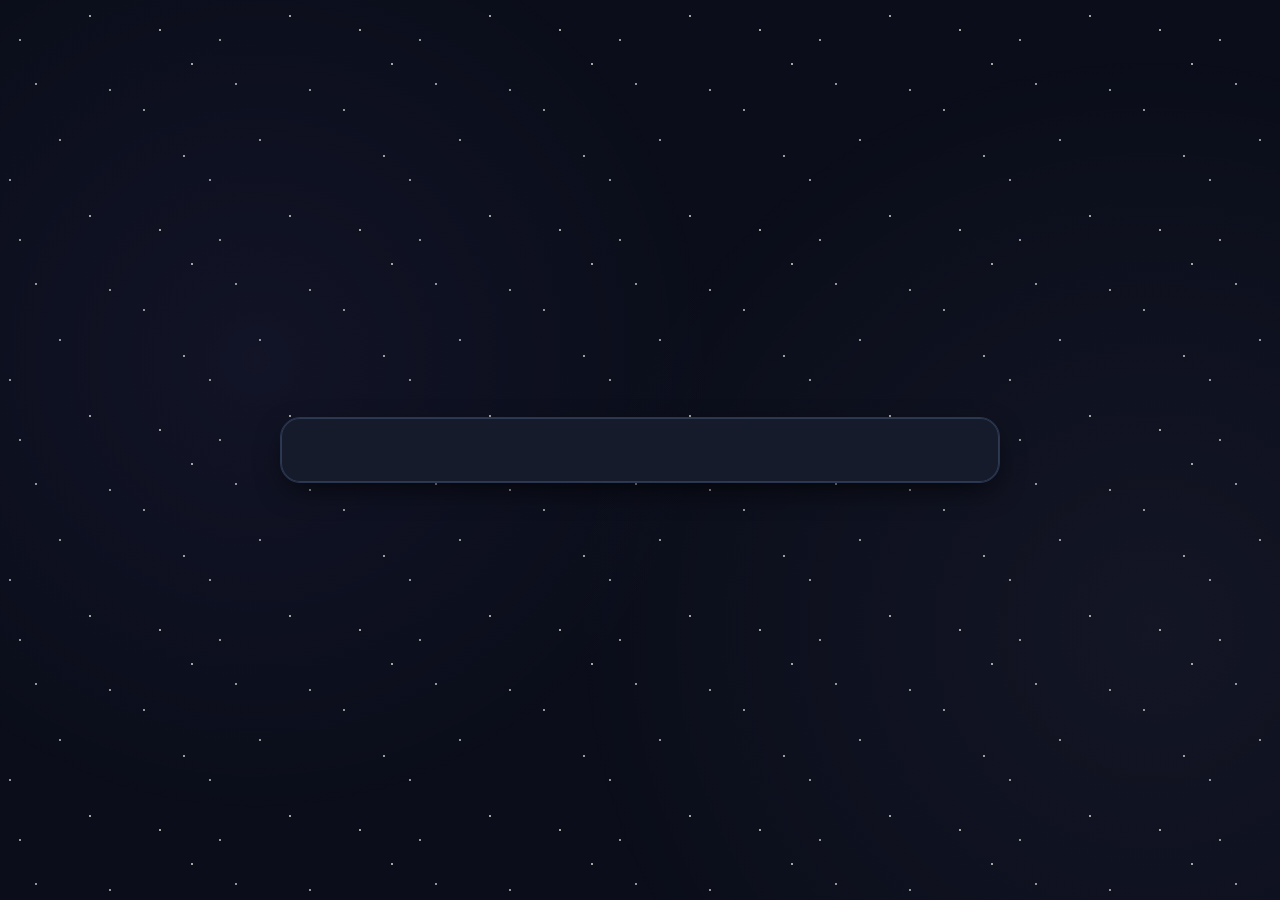
<file: zodiac3.html>
<!DOCTYPE html>
<html lang="en">
<head>
  <meta charset="UTF-8">
  <meta name="viewport" content="width=device-width, initial-scale=1.0">
  <title>Zodiac Oracle · 12 signs, 12 questions</title>
  <style>
    /* ---------- DARK CELESTIAL PALETTE ---------- */
    :root {
      --bg: #0b0e1a;
      --panel: #151b2b;
      --panel-light: #1f2a3f;
      --text: #e8ecf5;
      --text-muted: #b0b8cc;
      --accent: #b7a9ff;
      --accent-glow: #8a7aff;
      --border: #2e3a52;
      --focus: #c5b9ff;
      --star: rgba(255, 255, 240, 0.8);
      --shadow: 0 10px 30px -8px rgba(0, 0, 0, 0.8);
      --radius: 20px;
    }

    * {
      box-sizing: border-box;
      margin: 0;
      padding: 0;
    }

    body {
      background: var(--bg);
      color: var(--text);
      font-family: system-ui, -apple-system, 'Segoe UI', Roboto, 'Helvetica Neue', sans-serif;
      line-height: 1.5;
      min-height: 100vh;
      display: flex;
      align-items: center;
      justify-content: center;
      padding: 1.2rem;
      position: relative;
      overflow-x: hidden;
    }

    /* ---------- SUBTLE STARFIELD (pseudo + radial) ---------- */
    body::before {
      content: "";
      position: fixed;
      inset: 0;
      background-image: 
        radial-gradient(1px 1px at 10% 20%, var(--star) 1px, transparent 1px),
        radial-gradient(1px 1px at 30% 70%, var(--star) 1px, transparent 1px),
        radial-gradient(2px 2px at 80% 15%, rgba(255,255,240,0.9) 1px, transparent 1px),
        radial-gradient(1px 1px at 55% 45%, var(--star) 1px, transparent 1px),
        radial-gradient(2px 2px at 92% 78%, rgba(255,255,240,0.85) 1px, transparent 1px),
        radial-gradient(1px 1px at 5% 90%, var(--star) 1px, transparent 1px),
        radial-gradient(2px 2px at 45% 8%, rgba(255,255,240,0.9) 1px, transparent 1px),
        radial-gradient(1px 1px at 72% 55%, var(--star) 1px, transparent 1px),
        radial-gradient(1px 1px at 18% 42%, var(--star) 1px, transparent 1px),
        radial-gradient(1.5px 1.5px at 96% 32%, rgba(255,255,240,0.9) 1px, transparent 1px);
      background-repeat: repeat;
      background-size: 200px 200px;
      pointer-events: none;
      z-index: 0;
      opacity: 0.7;
    }

    /* extra twinkle layer */
    body::after {
      content: "";
      position: fixed;
      inset: 0;
      background: radial-gradient(circle at 20% 40%, rgba(138, 122, 255, 0.06) 0%, transparent 40%),
                  radial-gradient(circle at 90% 70%, rgba(183, 169, 255, 0.05) 0%, transparent 45%);
      pointer-events: none;
      z-index: 0;
    }

    .app {
      position: relative;
      z-index: 2;
      background: var(--panel);
      max-width: 720px;
      width: 100%;
      border-radius: var(--radius);
      padding: 2rem 1.8rem;
      box-shadow: var(--shadow), 0 0 0 1px var(--border) inset;
      backdrop-filter: blur(4px);
      transition: all 0.25s ease;
      border: 1px solid #2a3550;
    }

    /* ---------- TYPOGRAPHY ---------- */
    h1, h2 {
      font-weight: 500;
      letter-spacing: -0.02em;
    }

    .progress-wrap {
      margin-bottom: 1.5rem;
    }

    .progress-label {
      font-size: 0.85rem;
      text-transform: uppercase;
      letter-spacing: 0.12em;
      color: var(--text-muted);
      display: flex;
      justify-content: space-between;
      margin-bottom: 0.5rem;
    }

    .progress-bar {
      height: 6px;
      background: #1e2538;
      border-radius: 20px;
      overflow: hidden;
      border: 1px solid #2b354c;
    }

    .progress-fill {
      height: 100%;
      width: 0%;
      background: linear-gradient(90deg, #8a7aff, #c5b9ff);
      border-radius: 20px;
      transition: width 0.35s cubic-bezier(0.2, 0.9, 0.3, 1);
      box-shadow: 0 0 10px rgba(138, 122, 255, 0.5);
    }

    .question-text {
      font-size: 1.6rem;
      font-weight: 420;
      margin: 0.8rem 0 1.8rem;
      line-height: 1.3;
      color: #f0f3ff;
      text-wrap: balance;
    }

    @media (max-width: 500px) {
      .question-text {
        font-size: 1.35rem;
      }
    }

    /* ---------- BUTTONS (ANSWERS) ---------- */
    .answers {
      display: grid;
      gap: 0.9rem;
      margin-top: 0.5rem;
    }

    .answer-btn {
      background: var(--panel-light);
      color: var(--text);
      border: 1px solid #2f3b57;
      border-radius: 14px;
      padding: 1rem 1.2rem;
      font-size: 1rem;
      line-height: 1.45;
      text-align: left;
      font-family: inherit;
      cursor: pointer;
      transition: background 0.2s, border-color 0.2s, transform 0.1s, box-shadow 0.2s;
      box-shadow: 0 2px 6px rgba(0, 0, 0, 0.3);
      word-break: break-word;
      width: 100%;
    }

    .answer-btn:hover:not(:disabled) {
      background: #25334c;
      border-color: var(--accent);
    }

    .answer-btn:focus-visible {
      outline: 3px solid var(--focus);
      outline-offset: 2px;
      border-color: var(--accent);
      background: #25334c;
    }

    .answer-btn:active:not(:disabled) {
      transform: scale(0.98);
      background: #1c263b;
    }

    .answer-btn:disabled {
      opacity: 0.5;
      cursor: default;
      filter: grayscale(0.3);
    }

    /* ---------- RESULT SCREEN ---------- */
    .result-screen {
      display: flex;
      flex-direction: column;
      align-items: center;
      text-align: center;
      animation: fadeSlide 0.5s ease;
    }

    .glyph {
      font-size: 5.5rem;
      line-height: 1;
      margin-bottom: 0.2rem;
      filter: drop-shadow(0 0 16px rgba(183, 169, 255, 0.5));
      font-weight: 300;
    }

    .sign-name {
      font-size: 2.6rem;
      font-weight: 500;
      letter-spacing: -0.02em;
      margin: 0;
      color: #fff;
    }

    .date-range {
      color: var(--text-muted);
      font-size: 1rem;
      letter-spacing: 0.05em;
      margin-bottom: 1.8rem;
      border-bottom: 1px solid #2d3a55;
      padding-bottom: 1.2rem;
      width: 100%;
    }

    .verdict {
      font-size: 1.1rem;
      line-height: 1.6;
      margin-bottom: 2rem;
      color: #dde3f0;
      text-wrap: pretty;
    }

    .trait-chips {
      display: flex;
      flex-wrap: wrap;
      justify-content: center;
      gap: 0.7rem;
      margin-bottom: 1.8rem;
    }

    .chip {
      background: #1f2a44;
      border: 1px solid #39496b;
      padding: 0.4rem 1rem;
      border-radius: 40px;
      font-size: 0.85rem;
      text-transform: uppercase;
      letter-spacing: 0.05em;
      font-weight: 500;
      color: #d0d9ff;
      white-space: nowrap;
    }

    .match-line, .shadow-line {
      font-size: 1rem;
      margin: 0.5rem 0;
      color: #cbd4e8;
    }

    .match-line strong, .shadow-line strong {
      color: #efeaff;
      font-weight: 500;
    }

    .shadow-line {
      border-top: 1px dashed #2b3855;
      padding-top: 1rem;
      margin-top: 1rem;
      margin-bottom: 2rem;
      font-style: italic;
      color: #b7c0d6;
    }

    .reset-btn {
      background: transparent;
      border: 2px solid var(--accent);
      color: var(--accent);
      padding: 0.85rem 2.2rem;
      border-radius: 40px;
      font-size: 1rem;
      font-weight: 500;
      cursor: pointer;
      transition: all 0.2s;
      font-family: inherit;
      letter-spacing: 0.03em;
      margin-top: 0.5rem;
    }

    .reset-btn:hover {
      background: var(--accent);
      color: #0b0e1a;
      box-shadow: 0 0 20px rgba(183, 169, 255, 0.4);
    }

    .reset-btn:focus-visible {
      outline: 3px solid var(--focus);
      outline-offset: 3px;
    }

    @keyframes fadeSlide {
      from { opacity: 0; transform: translateY(10px); }
      to { opacity: 1; transform: translateY(0); }
    }

    /* ---------- ACCESSIBILITY / RESPONSIVE ---------- */
    .sr-only {
      position: absolute;
      width: 1px;
      height: 1px;
      padding: 0;
      margin: -1px;
      overflow: hidden;
      clip: rect(0,0,0,0);
      white-space: nowrap;
      border: 0;
    }

    @media (max-width: 400px) {
      .app {
        padding: 1.5rem 1.2rem;
      }
      .glyph {
        font-size: 4.2rem;
      }
      .sign-name {
        font-size: 2rem;
      }
      .question-text {
        font-size: 1.25rem;
      }
      .answer-btn {
        padding: 0.9rem 1rem;
        font-size: 0.95rem;
      }
    }
  </style>
</head>
<body>

  <main class="app" id="app">
    <!-- Dynamic content: question or result -->
    <div id="quiz-area" aria-live="polite" aria-atomic="false">
      <!-- filled by JS -->
    </div>
  </main>

  <script>
    (function() {
      'use strict';

      // ============================================================
      // 1. SIGNS OBJECT — all 12 signs with metadata and secondary weights
      // ============================================================
      const SIGNS = {
        aries: { name: 'Aries', glyph: '♈', dates: 'Mar 21 – Apr 19', intensity: 3 },
        taurus: { name: 'Taurus', glyph: '♉', dates: 'Apr 20 – May 20', intensity: 1 },
        gemini: { name: 'Gemini', glyph: '♊', dates: 'May 21 – Jun 20', intensity: 2 },
        cancer: { name: 'Cancer', glyph: '♋', dates: 'Jun 21 – Jul 22', intensity: 1 },
        leo: { name: 'Leo', glyph: '♌', dates: 'Jul 23 – Aug 22', intensity: 3 },
        virgo: { name: 'Virgo', glyph: '♍', dates: 'Aug 23 – Sep 22', intensity: 2 },
        libra: { name: 'Libra', glyph: '♎', dates: 'Sep 23 – Oct 22', intensity: 1 },
        scorpio: { name: 'Scorpio', glyph: '♏', dates: 'Oct 23 – Nov 21', intensity: 3 },
        sagittarius: { name: 'Sagittarius', glyph: '♐', dates: 'Nov 22 – Dec 21', intensity: 2 },
        capricorn: { name: 'Capricorn', glyph: '♑', dates: 'Dec 22 – Jan 19', intensity: 3 },
        aquarius: { name: 'Aquarius', glyph: '♒', dates: 'Jan 20 – Feb 18', intensity: 2 },
        pisces: { name: 'Pisces', glyph: '♓', dates: 'Feb 19 – Mar 20', intensity: 1 }
      };

      // ============================================================
      // 2. QUESTIONS ARRAY — 12 questions, 4 options each.
      //    Each option: text, primary sign, secondary (tie-break) sign.
      //    Hidden weights, no visible points.
      // ============================================================
      const QUESTIONS = [
        {
          text: "You're at a party and someone says, 'I just don't get astrology.' You…",
          options: [
            { text: "You launch into a detailed story about your ex who was a Gemini sun, Virgo moon, and absolutely ruined Tuesdays for you.", primary: 'gemini', secondary: 'virgo' },
            { text: "You nod slowly, then quietly rearrange the snack table so the chips are perfectly aligned with the dip. It's not about them.", primary: 'virgo', secondary: 'capricorn' },
            { text: "You say 'fair enough' and immediately forget they exist. There are three other conversations you could be having.", primary: 'aquarius', secondary: 'sagittarius' },
            { text: "You feel a sudden urge to defend the entire concept with a personal anecdote that's 90% dramatic pause and 10% actual point.", primary: 'leo', secondary: 'aries' }
          ]
        },
        {
          text: "Pick your crime. You've decided to commit exactly one minor offense today.",
          options: [
            { text: "You steal a single grape from the supermarket, eat it in the parking lot, and feel a thrill that sustains you for a week.", primary: 'taurus', secondary: 'cancer' },
            { text: "You tell your friend you loved their short story when you actually skimmed it. But you did skim it. Twice.", primary: 'libra', secondary: 'pisces' },
            { text: "You illegally download a textbook you'll never read because knowledge should be free and also you like the chaos.", primary: 'sagittarius', secondary: 'aquarius' },
            { text: "You cut someone off in traffic, then spend the next 45 minutes constructing an elaborate internal defense of your actions.", primary: 'aries', secondary: 'scorpio' }
          ]
        },
        {
          text: "It's 2:07 a.m. You're texting someone. The message is…",
          options: [
            { text: "'I'm not saying I'm a genius but I just rearranged my entire bookshelf by color and emotional weight.'", primary: 'libra', secondary: 'leo' },
            { text: "'Do you ever think about how octopuses have three hearts and we only have one and that feels unfair?'", primary: 'aquarius', secondary: 'gemini' },
            { text: "'I'm fine. I'm just thinking about that thing you said in 2019. Anyway. Goodnight.'", primary: 'cancer', secondary: 'scorpio' },
            { text: "'I just wrote 4,000 words of a story I'll never finish. It's about a lighthouse. I'm not okay.'", primary: 'pisces', secondary: 'virgo' }
          ]
        },
        {
          text: "You're in an elevator. The doors open on the wrong floor. A stranger steps in and says, 'This isn't my floor.' You…",
          options: [
            { text: "Say 'Same' and press the close button. You are not responsible for their journey.", primary: 'capricorn', secondary: 'virgo' },
            { text: "Give them detailed directions to the correct floor, then worry for the rest of the day that you were somehow unclear.", primary: 'cancer', secondary: 'libra' },
            { text: "Make a joke about being trapped in a liminal space together. They don't laugh. You keep the bit going anyway.", primary: 'gemini', secondary: 'sagittarius' },
            { text: "Stare at them with the intensity of someone who has seen this exact scenario in a dream and knows how it ends.", primary: 'scorpio', secondary: 'pisces' }
          ]
        },
        {
          text: "You're filling out a form that asks: 'What is your greatest weakness?' Your honest answer is…",
          options: [
            { text: "You sometimes get so focused on optimizing a system that you forget to eat, sleep, or acknowledge other humans.", primary: 'capricorn', secondary: 'virgo' },
            { text: "You'll agree to plans you don't want to attend because the alternative is the crushing weight of potential disappointment.", primary: 'libra', secondary: 'pisces' },
            { text: "You have a habit of disappearing for three days and then reappearing with a new hobby and no explanation.", primary: 'sagittarius', secondary: 'aquarius' },
            { text: "You occasionally rewrite conversations in your head until you're the villain, then apologize for things that never happened.", primary: 'pisces', secondary: 'cancer' }
          ]
        },
        {
          text: "You find a wallet on the sidewalk. Inside: $50, a photo of a dog, and a receipt for a single banana. You…",
          options: [
            { text: "Return it to the address on the ID. You also leave a note complimenting the dog and asking if the banana was a good one.", primary: 'cancer', secondary: 'leo' },
            { text: "Take the cash, donate it to an animal shelter, and mail the wallet back with a typed explanation of your ethical framework.", primary: 'aquarius', secondary: 'sagittarius' },
            { text: "Keep the wallet but spend 20 minutes feeling guilty, then 20 minutes justifying it, then 20 minutes thinking about the dog.", primary: 'gemini', secondary: 'libra' },
            { text: "You track down the owner just to ask why they bought exactly one banana. You need to know.", primary: 'scorpio', secondary: 'virgo' }
          ]
        },
        {
          text: "A friend asks you to describe your ideal weekend. You say…",
          options: [
            { text: "'A cabin. No Wi-Fi. A stack of books. One (1) person I tolerate. Maybe a fire.'", primary: 'taurus', secondary: 'capricorn' },
            { text: "'I wake up at 6 a.m., hike a mountain, brunch, then accidentally start a side project that becomes my whole personality.'", primary: 'aries', secondary: 'leo' },
            { text: "'I say yes to every invitation, double-book myself, and thrive in the chaos. Sunday night I will regret this.'", primary: 'gemini', secondary: 'sagittarius' },
            { text: "'I spend the entire weekend perfecting a playlist that only I will ever hear. It has a narrative arc.'", primary: 'pisces', secondary: 'aquarius' }
          ]
        },
        {
          text: "You're in a group project. The deadline is tomorrow. You…",
          options: [
            { text: "Have already finished your part, plus a backup version, plus a folder of citations nobody asked for.", primary: 'virgo', secondary: 'capricorn' },
            { text: "Take charge, assign roles, and gently but firmly become the leader everyone secretly needed.", primary: 'leo', secondary: 'aries' },
            { text: "Offer to do the presentation because you're the only one who can be trusted to make eye contact with the audience.", primary: 'scorpio', secondary: 'leo' },
            { text: "Ask everyone how they're feeling about the project and accidentally start a group therapy session.", primary: 'pisces', secondary: 'cancer' }
          ]
        },
        {
          text: "You're at a restaurant. The waiter brings the wrong order. You…",
          options: [
            { text: "Eat it anyway. It's food. You're not going to make a thing of it. But you will think about it for three years.", primary: 'taurus', secondary: 'cancer' },
            { text: "Politely point it out, then apologize for pointing it out, then apologize for apologizing.", primary: 'libra', secondary: 'pisces' },
            { text: "Send it back with a detailed explanation of why it's wrong and what you actually wanted. You're not rude, you're precise.", primary: 'virgo', secondary: 'capricorn' },
            { text: "Eat it, but spend the rest of the meal composing a Yelp review in your head that you'll never post.", primary: 'scorpio', secondary: 'cancer' }
          ]
        },
        {
          text: "You're asked to describe your relationship with rules. You say…",
          options: [
            { text: "'I follow them. But I also know exactly which ones are negotiable and when. I keep a mental list.'", primary: 'capricorn', secondary: 'scorpio' },
            { text: "'Rules are suggestions. Very strong suggestions. That I ignore when they're boring.'", primary: 'sagittarius', secondary: 'aries' },
            { text: "'I follow the spirit, not the letter. And I will argue about the difference for hours.'", primary: 'aquarius', secondary: 'gemini' },
            { text: "'I follow them so precisely that I sometimes create new ones by accident. It's a gift.'", primary: 'virgo', secondary: 'taurus' }
          ]
        },
        {
          text: "You're at a museum. A painting moves you to tears. You…",
          options: [
            { text: "Stand there silently, let the feeling wash over you, and then buy a postcard you'll never send.", primary: 'pisces', secondary: 'cancer' },
            { text: "Take a photo, post it, and write a caption so raw that three people DM you asking if you're okay.", primary: 'leo', secondary: 'gemini' },
            { text: "Read every placard, then Google the artist's entire life story, then form a strong opinion about their third period.", primary: 'virgo', secondary: 'aquarius' },
            { text: "Feel it deeply, then immediately start planning your own creative project that you'll abandon by Thursday.", primary: 'aries', secondary: 'sagittarius' }
          ]
        },
        {
          text: "You're asked: 'What do you bring to a friendship?' Your most honest answer is…",
          options: [
            { text: "'I remember everything you've ever told me. Everything. Including that thing you said in 2017. Yes, that thing.'", primary: 'scorpio', secondary: 'cancer' },
            { text: "'I will show up. On time. With snacks. And a plan. And a backup plan for the plan.'", primary: 'taurus', secondary: 'capricorn' },
            { text: "'I will make you laugh until you forget your problems, then send you a meme at 3 a.m. just
</file>
